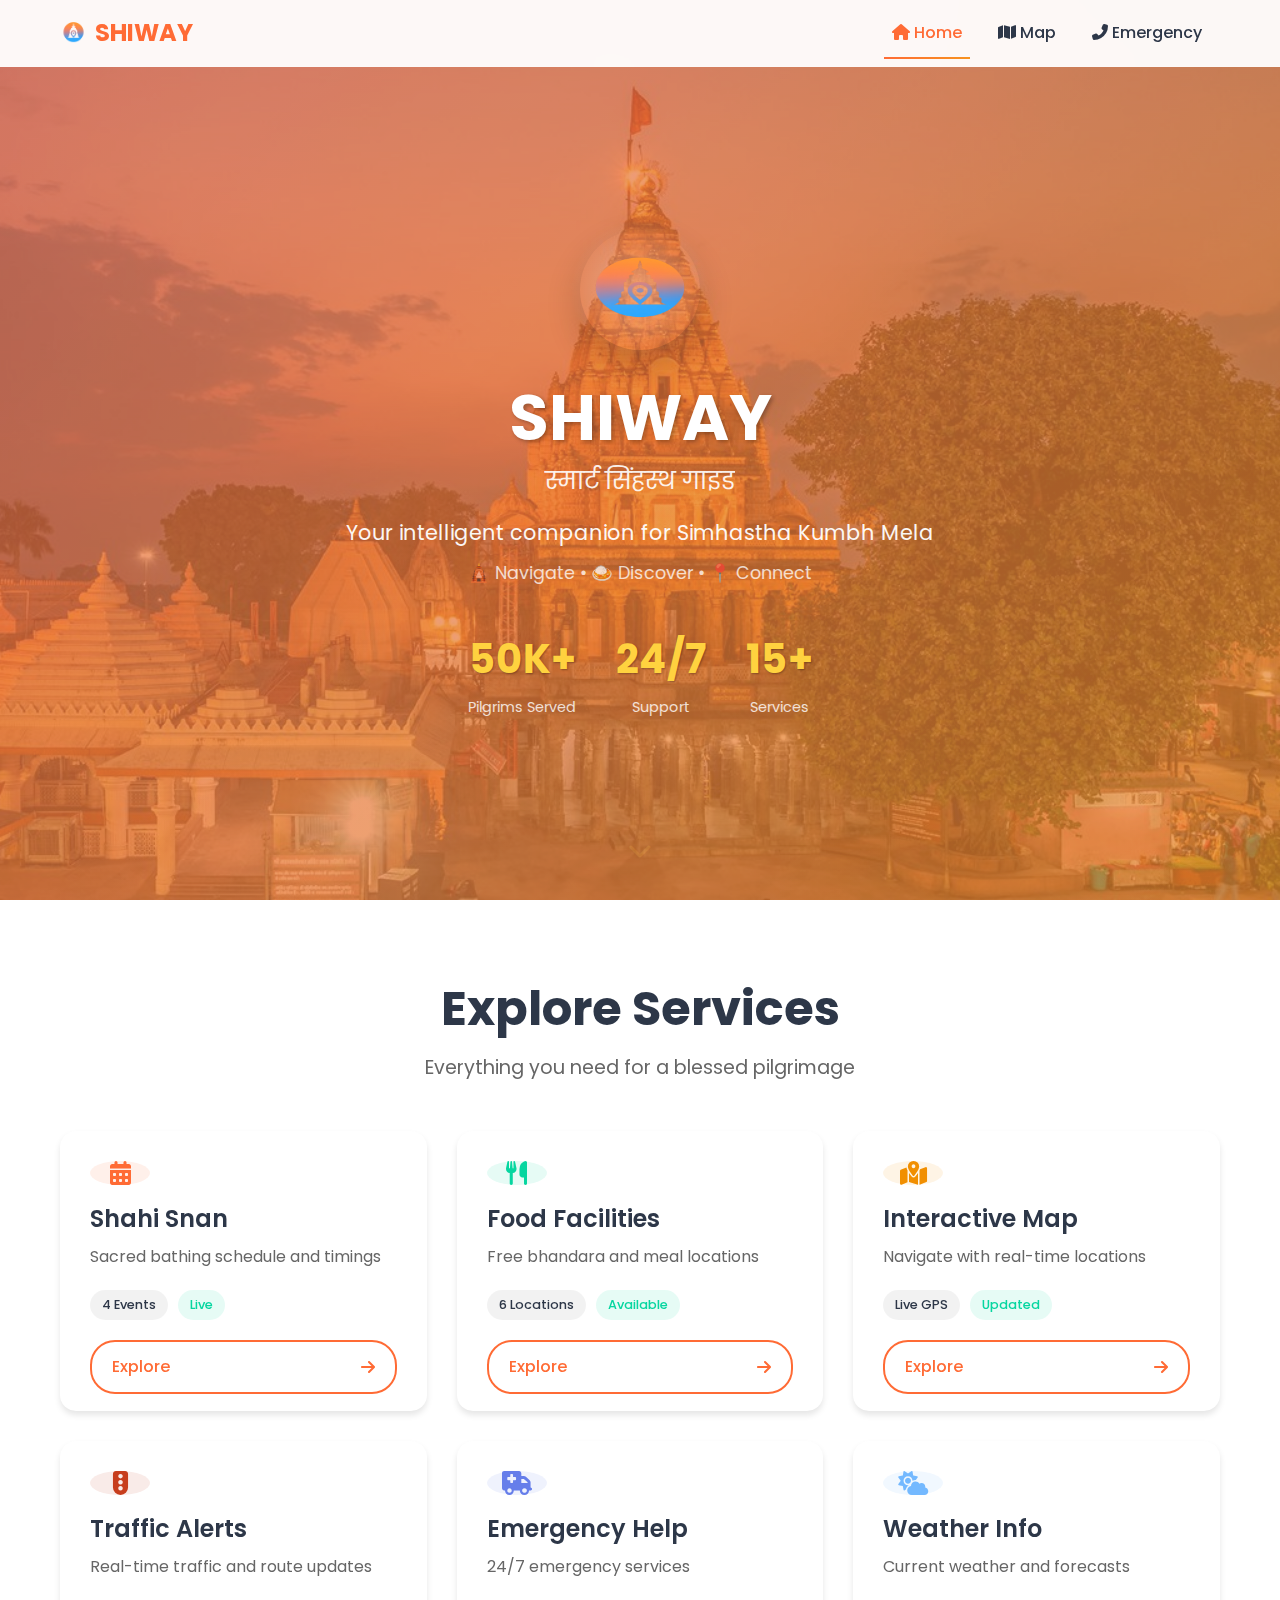
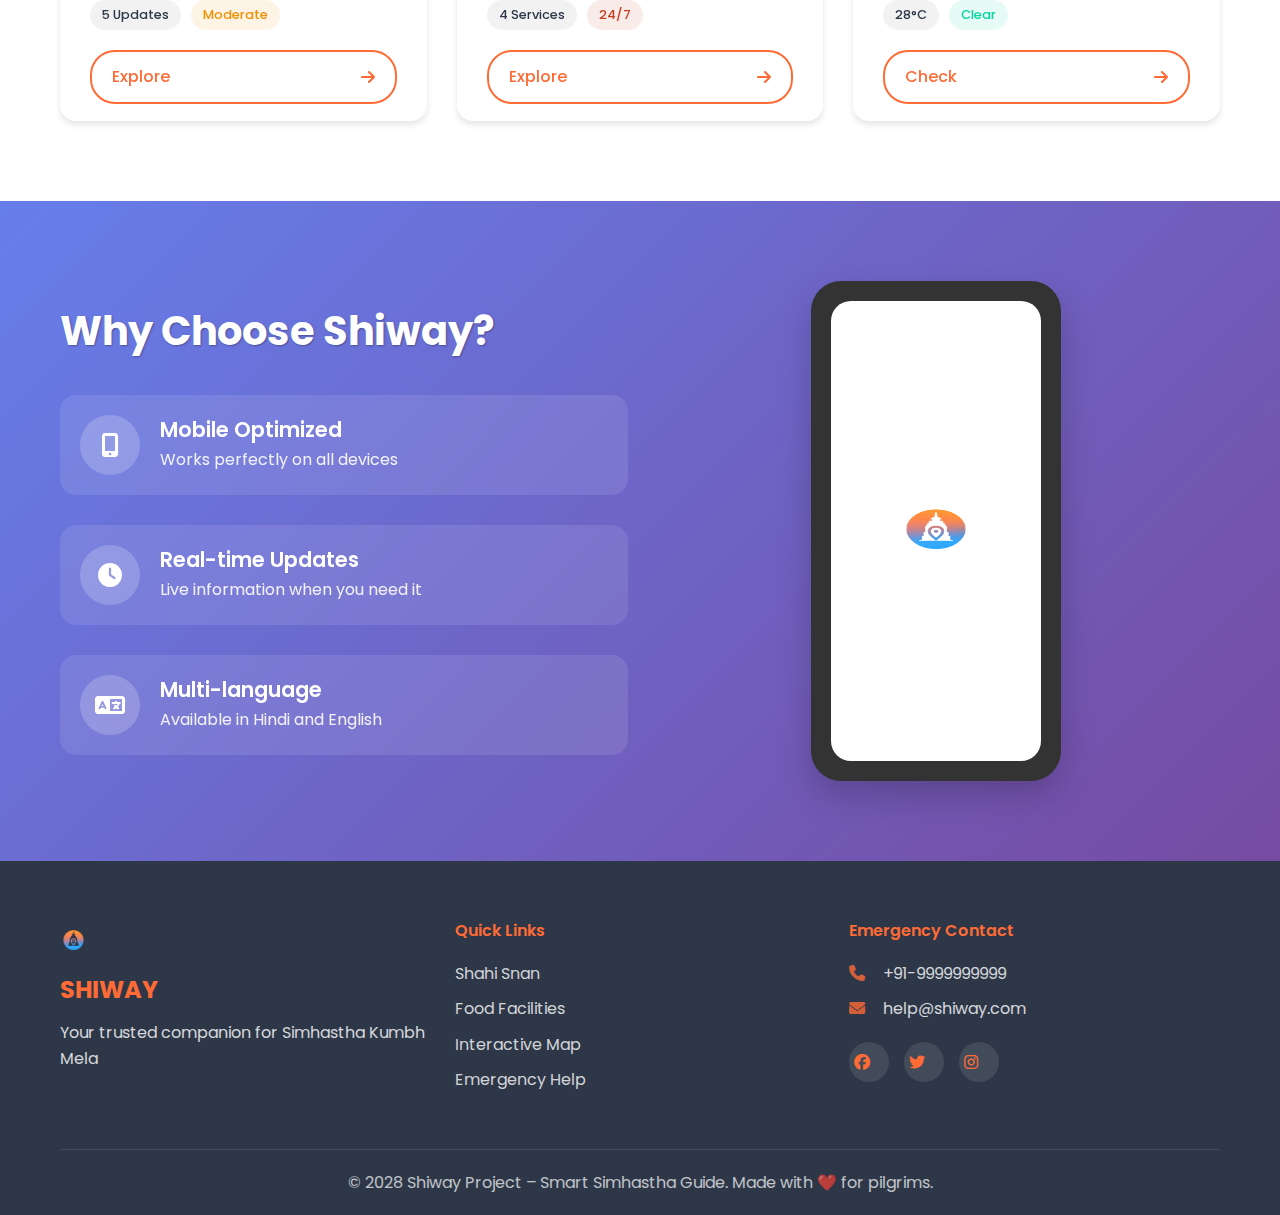
<file: index.html>
<!DOCTYPE html>
<html lang="en">
<head>
<meta charset="UTF-8" />
<meta name="viewport" content="width=device-width, initial-scale=1.0"/>
<title>Shiway – Smart Simhastha Guide</title>
<link href="https://cdn.jsdelivr.net/npm/bootstrap@5.3.0/dist/css/bootstrap.min.css" rel="stylesheet">
<link href="https://cdnjs.cloudflare.com/ajax/libs/font-awesome/6.4.0/css/all.min.css" rel="stylesheet">
<link href="https://fonts.googleapis.com/css2?family=Poppins:wght@300;400;500;600;700&display=swap" rel="stylesheet">
<link rel="stylesheet" href="style.css">
</head>
<body>

<!-- Navigation Bar -->
<nav class="navbar navbar-expand-lg navbar-dark fixed-top">
    <div class="container">
        <a class="navbar-brand d-flex align-items-center" href="index.html">
            <img src="assets/logo.png" alt="Shiway Logo" height="40" class="me-2" />
            <span class="fw-bold">SHIWAY</span>
        </a>
        <button class="navbar-toggler" type="button" data-bs-toggle="collapse" data-bs-target="#navbarNav">
            <span class="navbar-toggler-icon"></span>
        </button>
        <div class="collapse navbar-collapse" id="navbarNav">
            <ul class="navbar-nav ms-auto">
                <li class="nav-item">
                    <a class="nav-link active" href="index.html"><i class="fas fa-home me-1"></i>Home</a>
                </li>
                <li class="nav-item">
                    <a class="nav-link" href="map.html"><i class="fas fa-map me-1"></i>Map</a>
                </li>
                <li class="nav-item">
                    <a class="nav-link" href="emergency.html"><i class="fas fa-phone-alt me-1"></i>Emergency</a>
                </li>
            </ul>
        </div>
    </div>
</nav>

<!-- Hero Section -->
<div class="hero-section">
    <div class="hero-background"></div>
    <div class="hero-content">
        <div class="container text-center">
            <div class="hero-logo-container">
                <img src="assets/logo.png" alt="Shiway Logo" class="hero-logo" />
                <div class="logo-glow"></div>
            </div>
            <h1 class="hero-title">
                <span class="title-main">SHIWAY</span>
                <span class="title-subtitle">स्मार्ट सिंहस्थ गाइड</span>
            </h1>
            <p class="hero-description">
                Your intelligent companion for Simhastha Kumbh Mela
                <br><span class="hero-tagline">🛕 Navigate • 🍛 Discover • 📍 Connect</span>
            </p>
            <div class="hero-stats">
                <div class="stat-item">
                    <div class="stat-number" id="visitorCount">50K+</div>
                    <div class="stat-label">Pilgrims Served</div>
                </div>
                <div class="stat-item">
                    <div class="stat-number">24/7</div>
                    <div class="stat-label">Support</div>
                </div>
                <div class="stat-item">
                    <div class="stat-number">15+</div>
                    <div class="stat-label">Services</div>
                </div>
            </div>
        </div>
    </div>
    <div class="scroll-indicator">
        <i class="fas fa-chevron-down"></i>
    </div>
</div>

<!-- Quick Actions Section -->
<div class="quick-actions-section">
    <div class="container">
        <div class="section-header text-center mb-5">
            <h2 class="section-title">Explore Services</h2>
            <p class="section-subtitle">Everything you need for a blessed pilgrimage</p>
        </div>

        <div class="services-grid">
            <!-- Shahi Snan Card -->
            <div class="service-card" data-service="shahi-snan">
                <div class="card-background"></div>
                <div class="card-content">
                    <div class="card-icon">
                        <i class="fas fa-calendar-alt"></i>
                    </div>
                    <h3 class="card-title">Shahi Snan</h3>
                    <p class="card-description">Sacred bathing schedule and timings</p>
                    <div class="card-stats">
                        <span class="stat-badge">4 Events</span>
                        <span class="status-badge active">Live</span>
                    </div>
                    <div class="card-footer">
                        <a href="shahi-snan.html" class="btn-explore">
                            <span>Explore</span>
                            <i class="fas fa-arrow-right"></i>
                        </a>
                    </div>
                </div>
            </div>

            <!-- Food Facilities Card -->
            <div class="service-card" data-service="food">
                <div class="card-background"></div>
                <div class="card-content">
                    <div class="card-icon">
                        <i class="fas fa-utensils"></i>
                    </div>
                    <h3 class="card-title">Food Facilities</h3>
                    <p class="card-description">Free bhandara and meal locations</p>
                    <div class="card-stats">
                        <span class="stat-badge">6 Locations</span>
                        <span class="status-badge available">Available</span>
                    </div>
                    <div class="card-footer">
                        <a href="food-stations.html" class="btn-explore">
                            <span>Explore</span>
                            <i class="fas fa-arrow-right"></i>
                        </a>
                    </div>
                </div>
            </div>

            <!-- Interactive Map Card -->
            <div class="service-card" data-service="map">
                <div class="card-background"></div>
                <div class="card-content">
                    <div class="card-icon">
                        <i class="fas fa-map-marked-alt"></i>
                    </div>
                    <h3 class="card-title">Interactive Map</h3>
                    <p class="card-description">Navigate with real-time locations</p>
                    <div class="card-stats">
                        <span class="stat-badge">Live GPS</span>
                        <span class="status-badge active">Updated</span>
                    </div>
                    <div class="card-footer">
                        <a href="map.html" class="btn-explore">
                            <span>Explore</span>
                            <i class="fas fa-arrow-right"></i>
                        </a>
                    </div>
                </div>
            </div>

            <!-- Traffic Alerts Card -->
            <div class="service-card" data-service="traffic">
                <div class="card-background"></div>
                <div class="card-content">
                    <div class="card-icon">
                        <i class="fas fa-traffic-light"></i>
                    </div>
                    <h3 class="card-title">Traffic Alerts</h3>
                    <p class="card-description">Real-time traffic and route updates</p>
                    <div class="card-stats">
                        <span class="stat-badge">5 Updates</span>
                        <span class="status-badge warning">Moderate</span>
                    </div>
                    <div class="card-footer">
                        <a href="traffic.html" class="btn-explore">
                            <span>Explore</span>
                            <i class="fas fa-arrow-right"></i>
                        </a>
                    </div>
                </div>
            </div>

            <!-- Emergency Help Card -->
            <div class="service-card" data-service="emergency">
                <div class="card-background"></div>
                <div class="card-content">
                    <div class="card-icon">
                        <i class="fas fa-ambulance"></i>
                    </div>
                    <h3 class="card-title">Emergency Help</h3>
                    <p class="card-description">24/7 emergency services</p>
                    <div class="card-stats">
                        <span class="stat-badge">4 Services</span>
                        <span class="status-badge emergency">24/7</span>
                    </div>
                    <div class="card-footer">
                        <a href="emergency.html" class="btn-explore">
                            <span>Explore</span>
                            <i class="fas fa-arrow-right"></i>
                        </a>
                    </div>
                </div>
            </div>

            <!-- Weather Card -->
            <div class="service-card" data-service="weather">
                <div class="card-background"></div>
                <div class="card-content">
                    <div class="card-icon">
                        <i class="fas fa-cloud-sun"></i>
                    </div>
                    <h3 class="card-title">Weather Info</h3>
                    <p class="card-description">Current weather and forecasts</p>
                    <div class="card-stats">
                        <span class="stat-badge">28°C</span>
                        <span class="status-badge good">Clear</span>
                    </div>
                    <div class="card-footer">
                        <button class="btn-explore" onclick="showWeather()">
                            <span>Check</span>
                            <i class="fas fa-arrow-right"></i>
                        </button>
                    </div>
                </div>
            </div>
        </div>
    </div>
</div>

<!-- Features Section -->
<div class="features-section">
    <div class="container">
        <div class="row align-items-center">
            <div class="col-lg-6">
                <div class="features-content">
                    <h2 class="features-title">Why Choose Shiway?</h2>
                    <div class="feature-list">
                        <div class="feature-item">
                            <div class="feature-icon">
                                <i class="fas fa-mobile-alt"></i>
                            </div>
                            <div class="feature-text">
                                <h4>Mobile Optimized</h4>
                                <p>Works perfectly on all devices</p>
                            </div>
                        </div>
                        <div class="feature-item">
                            <div class="feature-icon">
                                <i class="fas fa-clock"></i>
                            </div>
                            <div class="feature-text">
                                <h4>Real-time Updates</h4>
                                <p>Live information when you need it</p>
                            </div>
                        </div>
                        <div class="feature-item">
                            <div class="feature-icon">
                                <i class="fas fa-language"></i>
                            </div>
                            <div class="feature-text">
                                <h4>Multi-language</h4>
                                <p>Available in Hindi and English</p>
                            </div>
                        </div>
                    </div>
                </div>
            </div>
            <div class="col-lg-6">
                <div class="features-image">
                    <div class="phone-mockup">
                        <div class="phone-screen">
                            <img src="assets/logo.png" alt="App Preview" />
                        </div>
                    </div>
                </div>
            </div>
        </div>
    </div>
</div>

<!-- Footer -->
<footer class="footer">
    <div class="container">
        <div class="row">
            <div class="col-lg-4">
                <div class="footer-brand">
                    <img src="assets/logo.png" alt="Shiway Logo" height="40" />
                    <h5>SHIWAY</h5>
                    <p>Your trusted companion for Simhastha Kumbh Mela</p>
                </div>
            </div>
            <div class="col-lg-4">
                <div class="footer-links">
                    <h6>Quick Links</h6>
                    <ul>
                        <li><a href="shahi-snan.html">Shahi Snan</a></li>
                        <li><a href="food-stations.html">Food Facilities</a></li>
                        <li><a href="map.html">Interactive Map</a></li>
                        <li><a href="emergency.html">Emergency Help</a></li>
                    </ul>
                </div>
            </div>
            <div class="col-lg-4">
                <div class="footer-contact">
                    <h6>Emergency Contact</h6>
                    <p><i class="fas fa-phone"></i> +91-9999999999</p>
                    <p><i class="fas fa-envelope"></i> help@shiway.com</p>
                    <div class="social-links">
                        <a href="#"><i class="fab fa-facebook"></i></a>
                        <a href="#"><i class="fab fa-twitter"></i></a>
                        <a href="#"><i class="fab fa-instagram"></i></a>
                    </div>
                </div>
            </div>
        </div>
        <div class="footer-bottom">
            <p>&copy; 2028 Shiway Project – Smart Simhastha Guide. Made with ❤️ for pilgrims.</p>
        </div>
    </div>
</footer>

<!-- Weather Modal -->
<div class="modal fade" id="weatherModal" tabindex="-1">
    <div class="modal-dialog modal-dialog-centered">
        <div class="modal-content">
            <div class="modal-header">
                <h5 class="modal-title">Weather Information</h5>
                <button type="button" class="btn-close" data-bs-dismiss="modal"></button>
            </div>
            <div class="modal-body">
                <div class="weather-info">
                    <div class="weather-current">
                        <div class="weather-icon">
                            <i class="fas fa-sun"></i>
                        </div>
                        <div class="weather-temp">28°C</div>
                        <div class="weather-desc">Clear Sky</div>
                    </div>
                    <div class="weather-details">
                        <div class="weather-detail">
                            <span>Humidity</span>
                            <span>65%</span>
                        </div>
                        <div class="weather-detail">
                            <span>Wind Speed</span>
                            <span>12 km/h</span>
                        </div>
                        <div class="weather-detail">
                            <span>Visibility</span>
                            <span>10 km</span>
                        </div>
                    </div>
                </div>
            </div>
        </div>
    </div>
</div>

<script src="https://cdn.jsdelivr.net/npm/bootstrap@5.3.0/dist/js/bootstrap.bundle.min.js"></script>
<script src="data.js"></script>
<script src="script.js"></script>
</body>
</html>
</file>
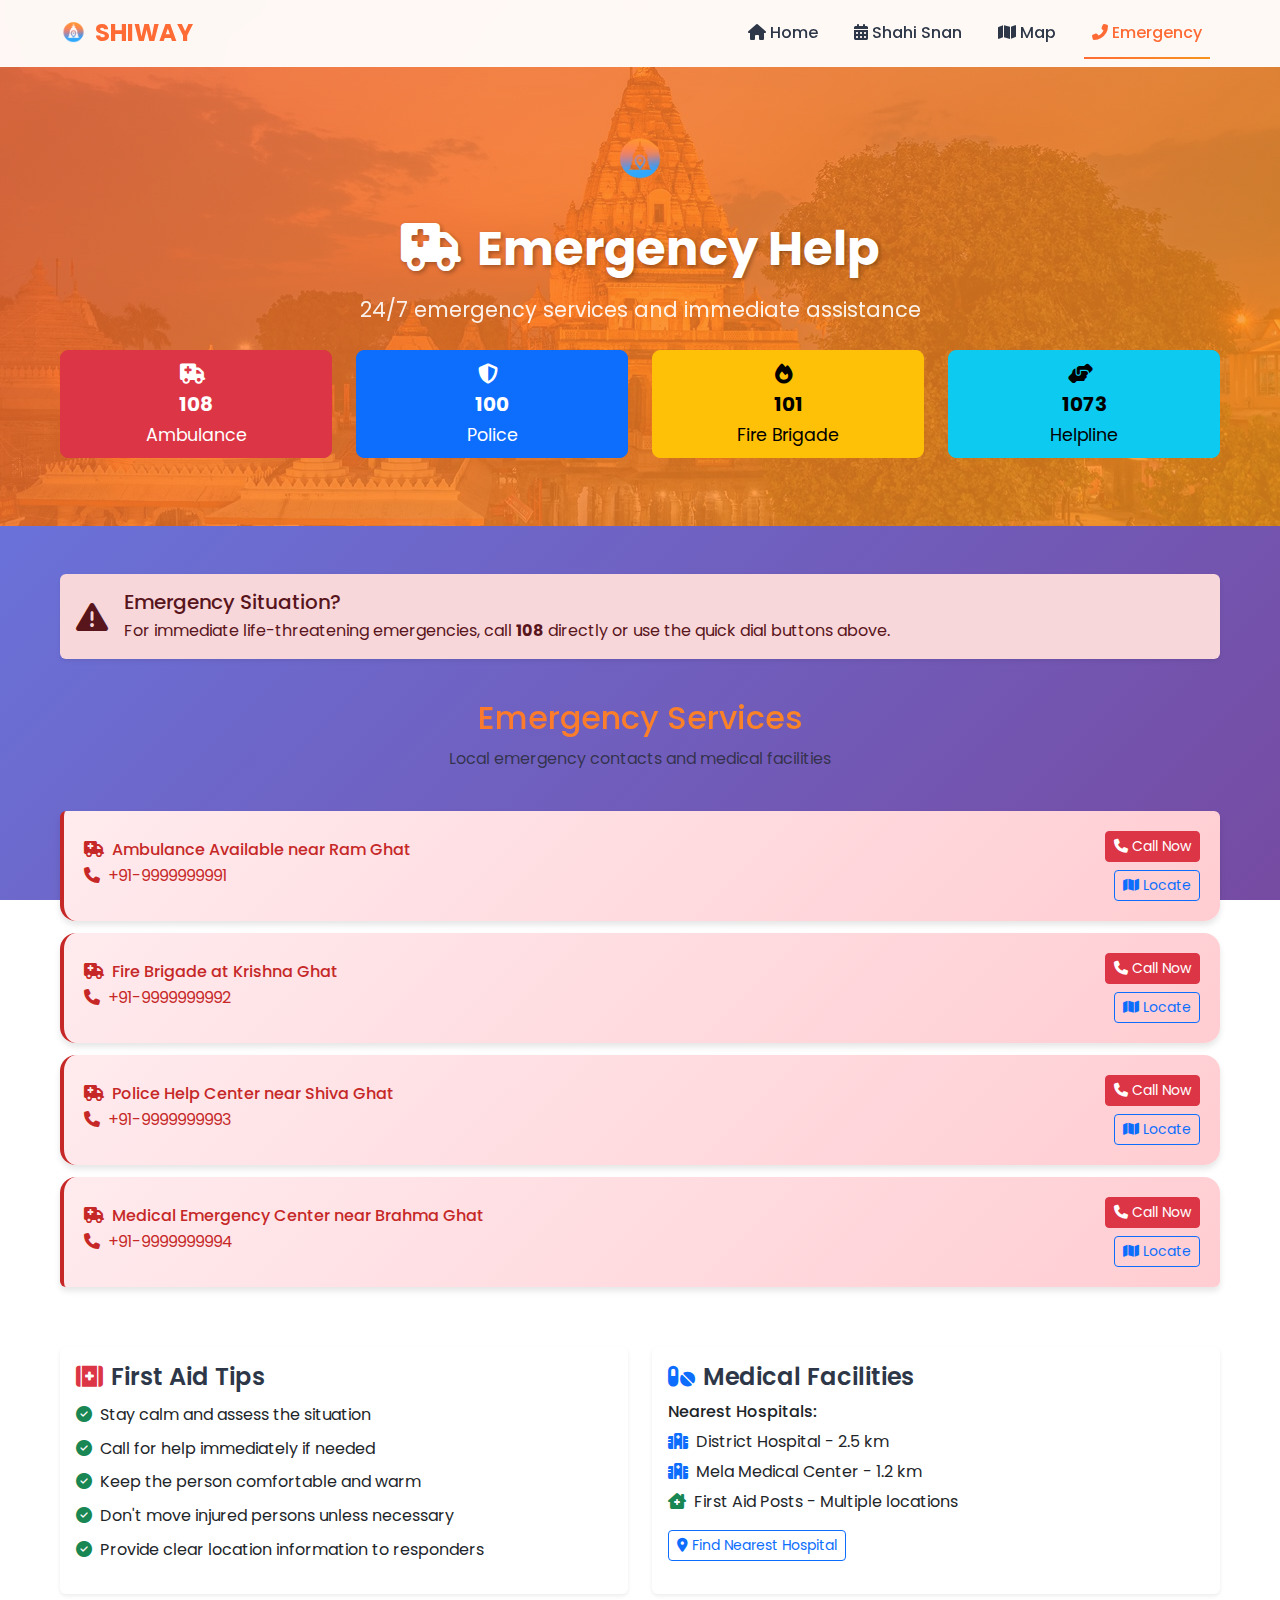
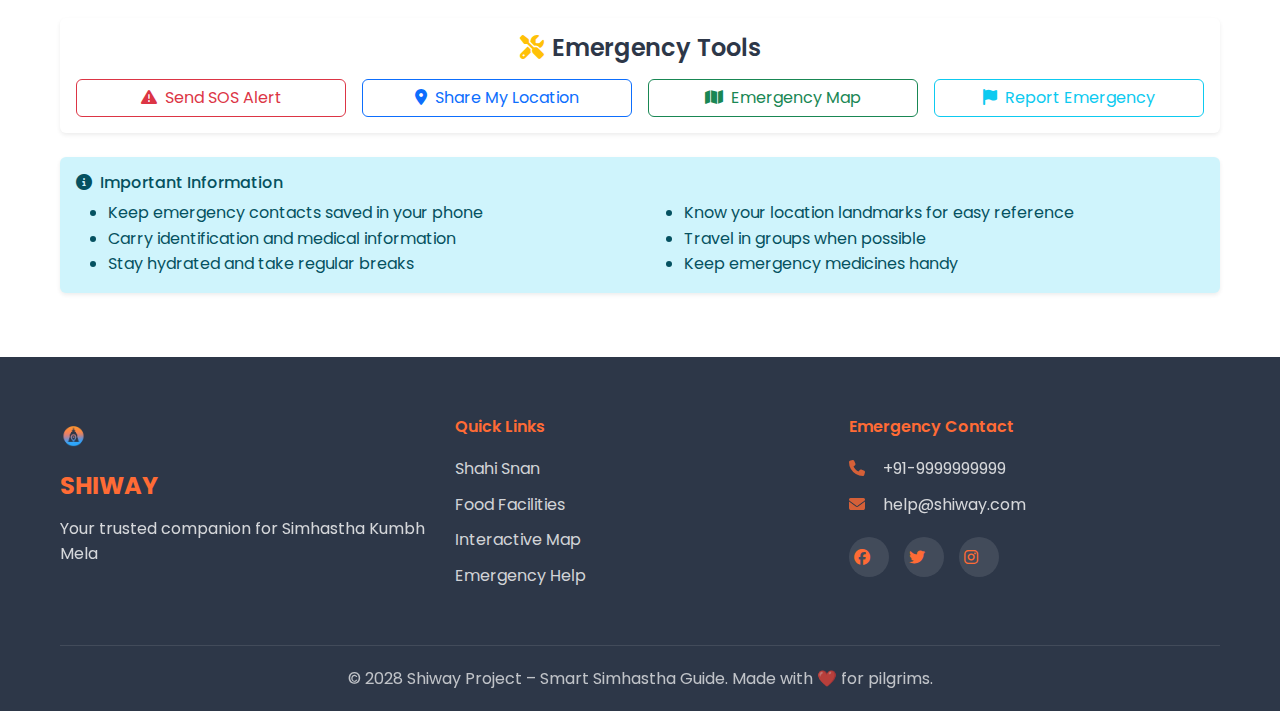
<file: emergency.html>
<!DOCTYPE html>
<html lang="en">
<head>
<meta charset="UTF-8" />
<meta name="viewport" content="width=device-width, initial-scale=1.0"/>
<title>Emergency Help – Shiway</title>
<link href="https://cdn.jsdelivr.net/npm/bootstrap@5.3.0/dist/css/bootstrap.min.css" rel="stylesheet">
<link href="https://cdnjs.cloudflare.com/ajax/libs/font-awesome/6.4.0/css/all.min.css" rel="stylesheet">
<link href="https://fonts.googleapis.com/css2?family=Poppins:wght@300;400;500;600;700&display=swap" rel="stylesheet">
<link rel="stylesheet" href="style.css">
</head>
<body>

<!-- Navigation Bar -->
<nav class="navbar navbar-expand-lg navbar-dark fixed-top">
    <div class="container">
        <a class="navbar-brand d-flex align-items-center" href="index.html">
            <img src="assets/logo.png" alt="Shiway Logo" height="40" class="me-2" />
            <span class="fw-bold">SHIWAY</span>
        </a>
        <button class="navbar-toggler" type="button" data-bs-toggle="collapse" data-bs-target="#navbarNav">
            <span class="navbar-toggler-icon"></span>
        </button>
        <div class="collapse navbar-collapse" id="navbarNav">
            <ul class="navbar-nav ms-auto">
                <li class="nav-item">
                    <a class="nav-link" href="index.html"><i class="fas fa-home me-1"></i>Home</a>
                </li>
                <li class="nav-item">
                    <a class="nav-link" href="shahi-snan.html"><i class="fas fa-calendar-alt me-1"></i>Shahi Snan</a>
                </li>
                <li class="nav-item">
                    <a class="nav-link" href="map.html"><i class="fas fa-map me-1"></i>Map</a>
                </li>
                <li class="nav-item">
                    <a class="nav-link active" href="emergency.html"><i class="fas fa-phone-alt me-1"></i>Emergency</a>
                </li>
            </ul>
        </div>
    </div>
</nav>

<!-- Page Hero -->
<div class="page-hero">
    <div class="container">
        <img src="assets/logo.png" alt="Shiway Logo" />
        <h1><i class="fas fa-ambulance me-3"></i>Emergency Help</h1>
        <p>24/7 emergency services and immediate assistance</p>

        <!-- Emergency Quick Actions -->
        <div class="row mt-4">
            <div class="col-md-3">
                <a href="tel:108" class="btn btn-danger btn-lg w-100 mb-2">
                    <i class="fas fa-ambulance me-2"></i>
                    <div>
                        <div class="fw-bold">108</div>
                        <small>Ambulance</small>
                    </div>
                </a>
            </div>
            <div class="col-md-3">
                <a href="tel:100" class="btn btn-primary btn-lg w-100 mb-2">
                    <i class="fas fa-shield-alt me-2"></i>
                    <div>
                        <div class="fw-bold">100</div>
                        <small>Police</small>
                    </div>
                </a>
            </div>
            <div class="col-md-3">
                <a href="tel:101" class="btn btn-warning btn-lg w-100 mb-2">
                    <i class="fas fa-fire me-2"></i>
                    <div>
                        <div class="fw-bold">101</div>
                        <small>Fire Brigade</small>
                    </div>
                </a>
            </div>
            <div class="col-md-3">
                <a href="tel:1073" class="btn btn-info btn-lg w-100 mb-2">
                    <i class="fas fa-hands-helping me-2"></i>
                    <div>
                        <div class="fw-bold">1073</div>
                        <small>Helpline</small>
                    </div>
                </a>
            </div>
        </div>
    </div>
</div>

<!-- Main Content -->
<div class="container mt-5 mb-5">
    <!-- Emergency Alert -->
    <div class="row mb-4">
        <div class="col-12">
            <div class="alert alert-danger border-0 shadow-sm">
                <div class="d-flex align-items-center">
                    <i class="fas fa-exclamation-triangle fa-2x me-3"></i>
                    <div>
                        <h5 class="alert-heading mb-1">Emergency Situation?</h5>
                        <p class="mb-0">For immediate life-threatening emergencies, call <strong>108</strong> directly or use the quick dial buttons above.</p>
                    </div>
                </div>
            </div>
        </div>
    </div>

    <!-- Page Header -->
    <div class="row mb-4">
        <div class="col-12">
            <div class="text-center">
                <h2 class="text-gradient mb-2">Emergency Services</h2>
                <p class="text-muted">Local emergency contacts and medical facilities</p>
            </div>
        </div>
    </div>

    <!-- Emergency Services List -->
    <div class="row">
        <div class="col-12">
            <ul class="list-group" id="emergencyContainer">
                <li class="list-group-item d-flex justify-content-center align-items-center" style="min-height: 200px;">
                    <div class="text-center">
                        <div class="loading-spinner mb-3"></div>
                        <p class="text-muted">Loading emergency services...</p>
                    </div>
                </li>
            </ul>
        </div>
    </div>

    <!-- Medical Information -->
    <div class="row mt-5">
        <div class="col-md-6">
            <div class="card border-0 shadow-sm h-100">
                <div class="card-body">
                    <h5 class="card-title">
                        <i class="fas fa-first-aid me-2 text-danger"></i>First Aid Tips
                    </h5>
                    <ul class="list-unstyled">
                        <li class="mb-2"><i class="fas fa-check-circle text-success me-2"></i>Stay calm and assess the situation</li>
                        <li class="mb-2"><i class="fas fa-check-circle text-success me-2"></i>Call for help immediately if needed</li>
                        <li class="mb-2"><i class="fas fa-check-circle text-success me-2"></i>Keep the person comfortable and warm</li>
                        <li class="mb-2"><i class="fas fa-check-circle text-success me-2"></i>Don't move injured persons unless necessary</li>
                        <li class="mb-0"><i class="fas fa-check-circle text-success me-2"></i>Provide clear location information to responders</li>
                    </ul>
                </div>
            </div>
        </div>
        <div class="col-md-6">
            <div class="card border-0 shadow-sm h-100">
                <div class="card-body">
                    <h5 class="card-title">
                        <i class="fas fa-pills me-2 text-primary"></i>Medical Facilities
                    </h5>
                    <div class="mb-3">
                        <h6>Nearest Hospitals:</h6>
                        <ul class="list-unstyled">
                            <li class="mb-1"><i class="fas fa-hospital me-2 text-primary"></i>District Hospital - 2.5 km</li>
                            <li class="mb-1"><i class="fas fa-hospital me-2 text-primary"></i>Mela Medical Center - 1.2 km</li>
                            <li class="mb-1"><i class="fas fa-clinic-medical me-2 text-success"></i>First Aid Posts - Multiple locations</li>
                        </ul>
                    </div>
                    <button class="btn btn-outline-primary btn-sm" onclick="findNearestHospital()">
                        <i class="fas fa-map-marker-alt me-1"></i>Find Nearest Hospital
                    </button>
                </div>
            </div>
        </div>
    </div>

    <!-- Quick Actions -->
    <div class="row mt-4">
        <div class="col-12">
            <div class="card border-0 shadow-sm">
                <div class="card-body text-center">
                    <h5 class="card-title mb-3">
                        <i class="fas fa-tools me-2 text-warning"></i>Emergency Tools
                    </h5>
                    <div class="row g-3">
                        <div class="col-md-3">
                            <button class="btn btn-outline-danger w-100" onclick="sendSOSAlert()">
                                <i class="fas fa-exclamation-triangle me-2"></i>Send SOS Alert
                            </button>
                        </div>
                        <div class="col-md-3">
                            <button class="btn btn-outline-primary w-100" onclick="shareLocation()">
                                <i class="fas fa-map-marker-alt me-2"></i>Share My Location
                            </button>
                        </div>
                        <div class="col-md-3">
                            <a href="map.html" class="btn btn-outline-success w-100">
                                <i class="fas fa-map me-2"></i>Emergency Map
                            </a>
                        </div>
                        <div class="col-md-3">
                            <button class="btn btn-outline-info w-100" onclick="reportEmergency()">
                                <i class="fas fa-flag me-2"></i>Report Emergency
                            </button>
                        </div>
                    </div>
                </div>
            </div>
        </div>
    </div>

    <!-- Important Information -->
    <div class="row mt-4">
        <div class="col-12">
            <div class="alert alert-info border-0 shadow-sm">
                <h6 class="alert-heading">
                    <i class="fas fa-info-circle me-2"></i>Important Information
                </h6>
                <div class="row">
                    <div class="col-md-6">
                        <ul class="mb-0">
                            <li>Keep emergency contacts saved in your phone</li>
                            <li>Carry identification and medical information</li>
                            <li>Stay hydrated and take regular breaks</li>
                        </ul>
                    </div>
                    <div class="col-md-6">
                        <ul class="mb-0">
                            <li>Know your location landmarks for easy reference</li>
                            <li>Travel in groups when possible</li>
                            <li>Keep emergency medicines handy</li>
                        </ul>
                    </div>
                </div>
            </div>
        </div>
    </div>
</div>

<!-- Footer -->
<footer class="footer">
    <div class="container">
        <div class="row">
            <div class="col-lg-4">
                <div class="footer-brand">
                    <img src="assets/logo.png" alt="Shiway Logo" height="40" />
                    <h5>SHIWAY</h5>
                    <p>Your trusted companion for Simhastha Kumbh Mela</p>
                </div>
            </div>
            <div class="col-lg-4">
                <div class="footer-links">
                    <h6>Quick Links</h6>
                    <ul>
                        <li><a href="shahi-snan.html">Shahi Snan</a></li>
                        <li><a href="food-stations.html">Food Facilities</a></li>
                        <li><a href="map.html">Interactive Map</a></li>
                        <li><a href="emergency.html">Emergency Help</a></li>
                    </ul>
                </div>
            </div>
            <div class="col-lg-4">
                <div class="footer-contact">
                    <h6>Emergency Contact</h6>
                    <p><i class="fas fa-phone"></i> +91-9999999999</p>
                    <p><i class="fas fa-envelope"></i> help@shiway.com</p>
                    <div class="social-links">
                        <a href="#"><i class="fab fa-facebook"></i></a>
                        <a href="#"><i class="fab fa-twitter"></i></a>
                        <a href="#"><i class="fab fa-instagram"></i></a>
                    </div>
                </div>
            </div>
        </div>
        <div class="footer-bottom">
            <p>&copy; 2028 Shiway Project – Smart Simhastha Guide. Made with ❤️ for pilgrims.</p>
        </div>
    </div>
</footer>

<script src="https://cdn.jsdelivr.net/npm/bootstrap@5.3.0/dist/js/bootstrap.bundle.min.js"></script>
<script src="data.js"></script>
<script src="script.js"></script>

<script>
// Enhanced emergency functionality
function sendSOSAlert() {
    if (navigator.geolocation) {
        navigator.geolocation.getCurrentPosition(position => {
            const lat = position.coords.latitude;
            const lng = position.coords.longitude;

            // In a real app, this would send the SOS to emergency services
            const sosMessage = `SOS Alert from Shiway App!\nLocation: ${lat}, ${lng}\nTime: ${new Date().toLocaleString()}`;

            if (navigator.share) {
                navigator.share({
                    title: 'SOS Alert - Shiway',
                    text: sosMessage
                });
            } else {
                // Fallback: copy to clipboard and show instructions
                navigator.clipboard.writeText(sosMessage).then(() => {
                    showNotification('SOS alert copied to clipboard. Share with emergency contacts!', 'warning');
                });
            }

            // Also show emergency numbers
            showEmergencyNumbers();
        }, () => {
            showNotification('Unable to get location. Please call 108 directly for emergencies.', 'error');
        });
    } else {
        showNotification('Geolocation not supported. Please call 108 directly.', 'error');
    }
}

function shareLocation() {
    if (navigator.geolocation) {
        navigator.geolocation.getCurrentPosition(position => {
            const lat = position.coords.latitude;
            const lng = position.coords.longitude;
            const locationUrl = `https://www.google.com/maps?q=${lat},${lng}`;

            if (navigator.share) {
                navigator.share({
                    title: 'My Location - Shiway',
                    text: `I'm here: ${locationUrl}`,
                    url: locationUrl
                });
            } else {
                navigator.clipboard.writeText(locationUrl).then(() => {
                    showNotification('Location link copied to clipboard!', 'success');
                });
            }
        });
    } else {
        showNotification('Unable to access location', 'error');
    }
}

function findNearestHospital() {
    if (navigator.geolocation) {
        navigator.geolocation.getCurrentPosition(position => {
            const lat = position.coords.latitude;
            const lng = position.coords.longitude;

            // Find nearest emergency service
            let nearest = null;
            let minDistance = Infinity;

            data.emergency.forEach(service => {
                const distance = calculateDistance(lat, lng, service.lat, service.lng);
                if (distance < minDistance) {
                    minDistance = distance;
                    nearest = service;
                }
            });

            if (nearest) {
                const url = `https://www.google.com/maps/dir/${lat},${lng}/${nearest.lat},${nearest.lng}`;
                window.open(url, '_blank');
                showNotification(`Nearest: ${nearest.info} (${minDistance.toFixed(1)} km away)`, 'success');
            }
        });
    } else {
        showNotification('Please enable location access', 'warning');
    }
}

function reportEmergency() {
    const reportModal = `
        <div class="modal fade" id="emergencyReportModal" tabindex="-1">
            <div class="modal-dialog">
                <div class="modal-content">
                    <div class="modal-header bg-danger text-white">
                        <h5 class="modal-title">Report Emergency</h5>
                        <button type="button" class="btn-close btn-close-white" data-bs-dismiss="modal"></button>
                    </div>
                    <div class="modal-body">
                        <div class="alert alert-warning">
                            <strong>Note:</strong> For immediate life-threatening emergencies, call 108 directly.
                        </div>
                        <form>
                            <div class="mb-3">
                                <label class="form-label">Emergency Type</label>
                                <select class="form-select">
                                    <option>Medical Emergency</option>
                                    <option>Fire</option>
                                    <option>Accident</option>
                                    <option>Missing Person</option>
                                    <option>Security Issue</option>
                                    <option>Other</option>
                                </select>
                            </div>
                            <div class="mb-3">
                                <label class="form-label">Location</label>
                                <input type="text" class="form-control" placeholder="Describe the location">
                            </div>
                            <div class="mb-3">
                                <label class="form-label">Description</label>
                                <textarea class="form-control" rows="3" placeholder="Describe the emergency"></textarea>
                            </div>
                            <div class="mb-3">
                                <label class="form-label">Your Contact</label>
                                <input type="tel" class="form-control" placeholder="Your phone number">
                            </div>
                        </form>
                    </div>
                    <div class="modal-footer">
                        <button type="button" class="btn btn-secondary" data-bs-dismiss="modal">Cancel</button>
                        <button type="button" class="btn btn-danger" onclick="submitEmergencyReport()">Submit Report</button>
                    </div>
                </div>
            </div>
        </div>
    `;

    document.body.insertAdjacentHTML('beforeend', reportModal);
    const modal = new bootstrap.Modal(document.getElementById('emergencyReportModal'));
    modal.show();
}

function submitEmergencyReport() {
    showNotification('Emergency report submitted. Authorities have been notified.', 'success');
    bootstrap.Modal.getInstance(document.getElementById('emergencyReportModal')).hide();
    document.getElementById('emergencyReportModal').remove();
}

function showEmergencyNumbers() {
    const numbersModal = `
        <div class="modal fade" id="emergencyNumbersModal" tabindex="-1">
            <div class="modal-dialog">
                <div class="modal-content">
                    <div class="modal-header bg-danger text-white">
                        <h5 class="modal-title">Emergency Numbers</h5>
                        <button type="button" class="btn-close btn-close-white" data-bs-dismiss="modal"></button>
                    </div>
                    <div class="modal-body">
                        <div class="row g-3">
                            <div class="col-6">
                                <a href="tel:108" class="btn btn-danger w-100">
                                    <i class="fas fa-ambulance me-2"></i>108<br><small>Ambulance</small>
                                </a>
                            </div>
                            <div class="col-6">
                                <a href="tel:100" class="btn btn-primary w-100">
                                    <i class="fas fa-shield-alt me-2"></i>100<br><small>Police</small>
                                </a>
                            </div>
                            <div class="col-6">
                                <a href="tel:101" class="btn btn-warning w-100">
                                    <i class="fas fa-fire me-2"></i>101<br><small>Fire</small>
                                </a>
                            </div>
                            <div class="col-6">
                                <a href="tel:1073" class="btn btn-info w-100">
                                    <i class="fas fa-hands-helping me-2"></i>1073<br><small>Helpline</small>
                                </a>
                            </div>
                        </div>
                    </div>
                </div>
            </div>
        </div>
    `;

    document.body.insertAdjacentHTML('beforeend', numbersModal);
    const modal = new bootstrap.Modal(document.getElementById('emergencyNumbersModal'));
    modal.show();
}
</script>
</body>
</html>
</file>
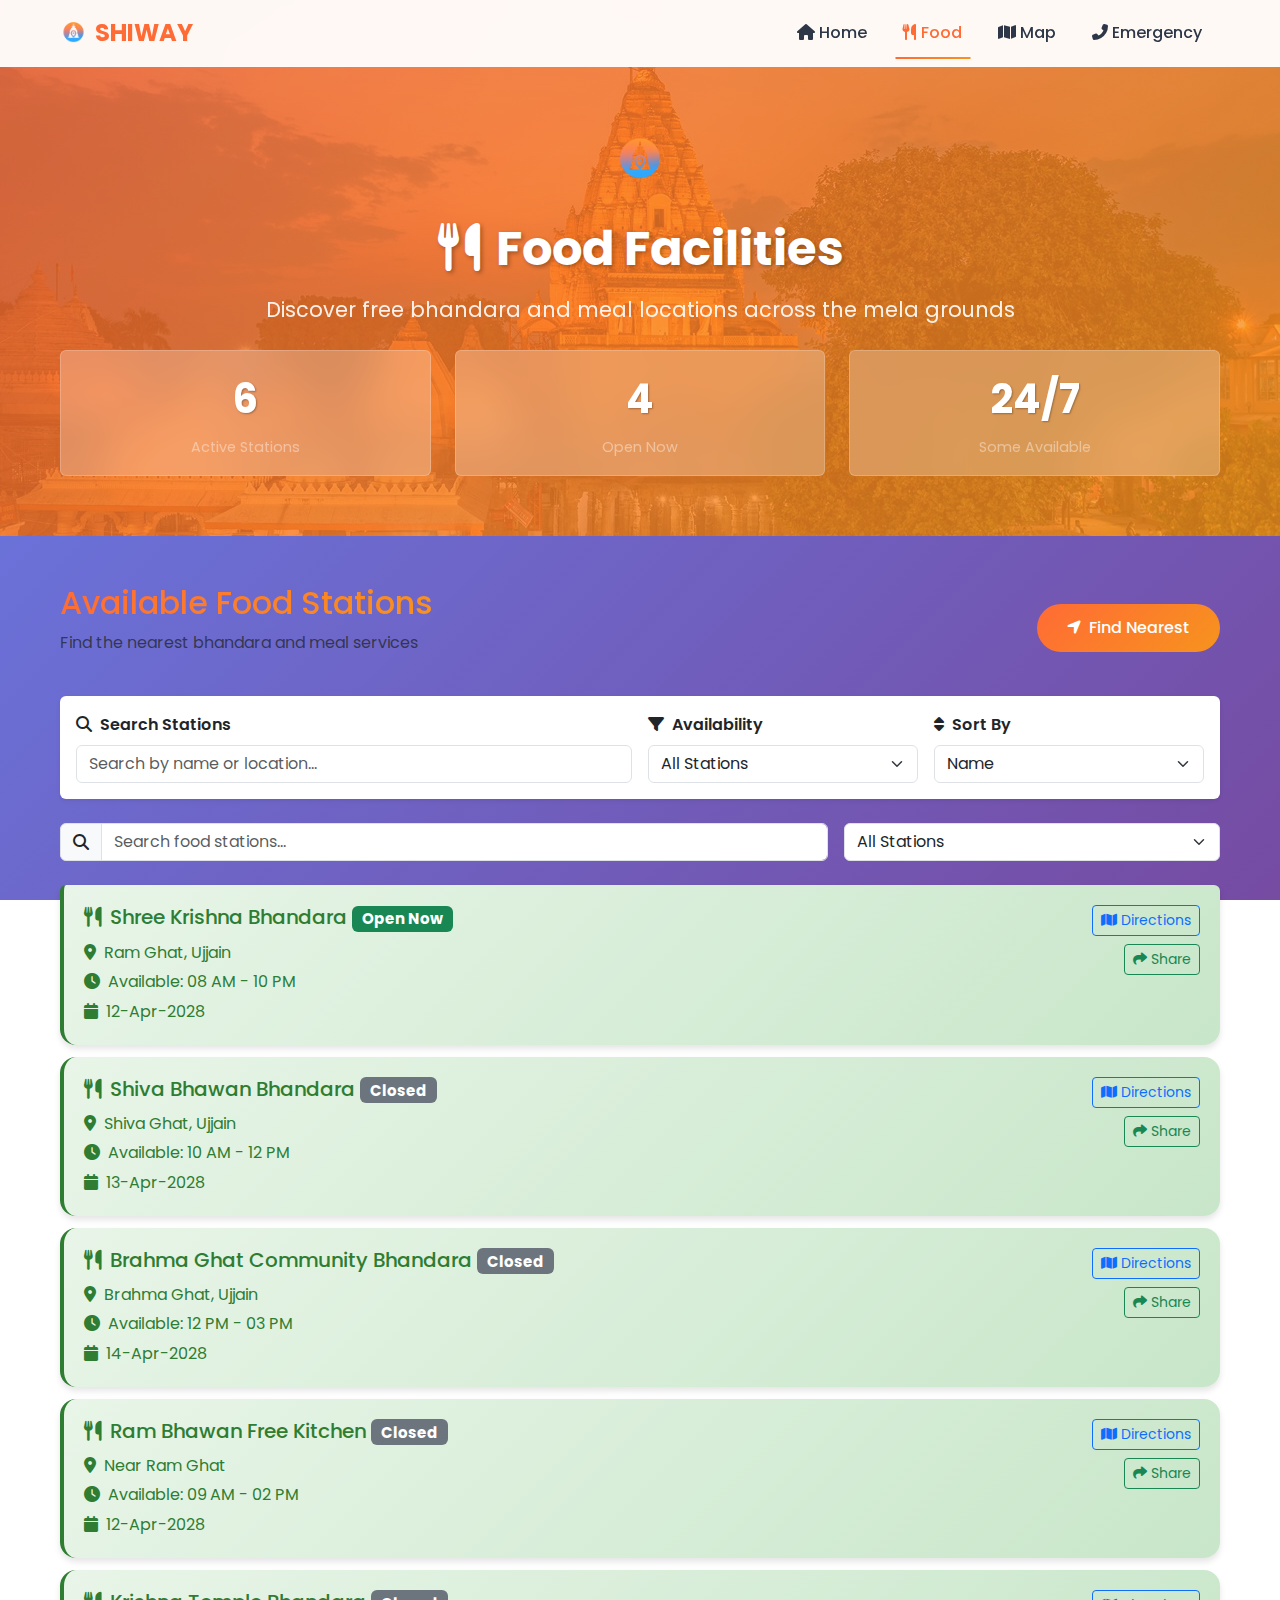
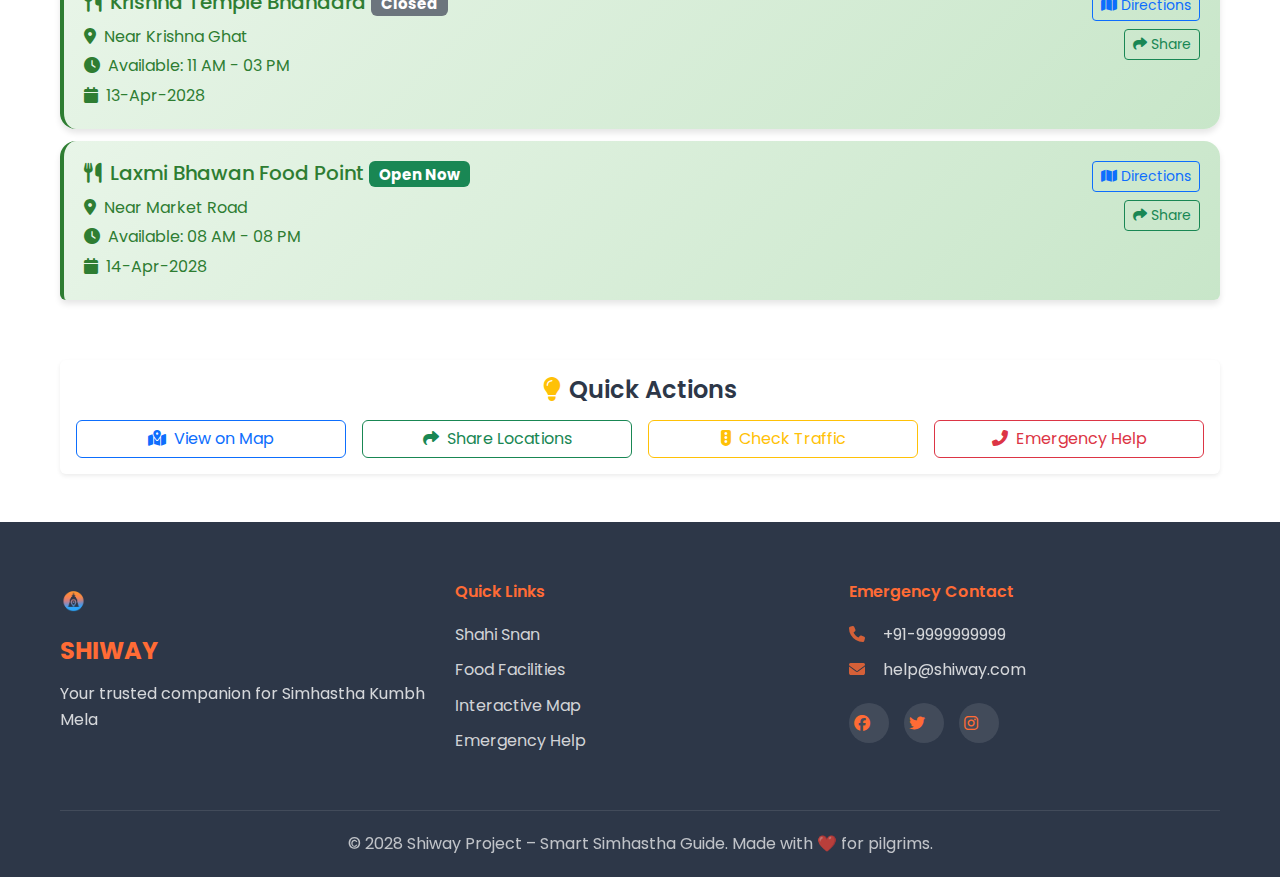
<file: food-stations.html>
<!DOCTYPE html>
<html lang="en">
<head>
<meta charset="UTF-8" />
<meta name="viewport" content="width=device-width, initial-scale=1.0"/>
<title>Food Facilities – Shiway</title>
<link href="https://cdn.jsdelivr.net/npm/bootstrap@5.3.0/dist/css/bootstrap.min.css" rel="stylesheet">
<link href="https://cdnjs.cloudflare.com/ajax/libs/font-awesome/6.4.0/css/all.min.css" rel="stylesheet">
<link href="https://fonts.googleapis.com/css2?family=Poppins:wght@300;400;500;600;700&display=swap" rel="stylesheet">
<link rel="stylesheet" href="style.css">
</head>
<body>

<!-- Navigation Bar -->
<nav class="navbar navbar-expand-lg navbar-dark fixed-top">
    <div class="container">
        <a class="navbar-brand d-flex align-items-center" href="index.html">
            <img src="assets/logo.png" alt="Shiway Logo" height="40" class="me-2" />
            <span class="fw-bold">SHIWAY</span>
        </a>
        <button class="navbar-toggler" type="button" data-bs-toggle="collapse" data-bs-target="#navbarNav">
            <span class="navbar-toggler-icon"></span>
        </button>
        <div class="collapse navbar-collapse" id="navbarNav">
            <ul class="navbar-nav ms-auto">
                <li class="nav-item">
                    <a class="nav-link" href="index.html"><i class="fas fa-home me-1"></i>Home</a>
                </li>
                <li class="nav-item">
                    <a class="nav-link active" href="food-stations.html"><i class="fas fa-utensils me-1"></i>Food</a>
                </li>
                <li class="nav-item">
                    <a class="nav-link" href="map.html"><i class="fas fa-map me-1"></i>Map</a>
                </li>
                <li class="nav-item">
                    <a class="nav-link" href="emergency.html"><i class="fas fa-phone-alt me-1"></i>Emergency</a>
                </li>
            </ul>
        </div>
    </div>
</nav>

<!-- Page Hero -->
<div class="page-hero">
    <div class="container">
        <img src="assets/logo.png" alt="Shiway Logo" />
        <h1><i class="fas fa-utensils me-3"></i>Food Facilities</h1>
        <p>Discover free bhandara and meal locations across the mela grounds</p>

        <!-- Quick Stats -->
        <div class="row mt-4">
            <div class="col-md-4">
                <div class="stat-card glass-effect text-center p-3 rounded">
                    <div class="stat-number text-white">6</div>
                    <div class="stat-label text-white-50">Active Stations</div>
                </div>
            </div>
            <div class="col-md-4">
                <div class="stat-card glass-effect text-center p-3 rounded">
                    <div class="stat-number text-white">4</div>
                    <div class="stat-label text-white-50">Open Now</div>
                </div>
            </div>
            <div class="col-md-4">
                <div class="stat-card glass-effect text-center p-3 rounded">
                    <div class="stat-number text-white">24/7</div>
                    <div class="stat-label text-white-50">Some Available</div>
                </div>
            </div>
        </div>
    </div>
</div>

<!-- Main Content -->
<div class="container mt-5 mb-5">
    <!-- Page Header -->
    <div class="row mb-4">
        <div class="col-12">
            <div class="d-flex justify-content-between align-items-center">
                <div>
                    <h2 class="text-gradient mb-2">Available Food Stations</h2>
                    <p class="text-muted">Find the nearest bhandara and meal services</p>
                </div>
                <div>
                    <button class="btn btn-primary-gradient" onclick="getCurrentLocation()">
                        <i class="fas fa-location-arrow me-2"></i>Find Nearest
                    </button>
                </div>
            </div>
        </div>
    </div>

    <!-- Search and Filter Section -->
    <div class="row mb-4">
        <div class="col-12">
            <div class="card border-0 shadow-sm">
                <div class="card-body">
                    <div class="row g-3">
                        <div class="col-md-6">
                            <label class="form-label fw-semibold">
                                <i class="fas fa-search me-2"></i>Search Stations
                            </label>
                            <input type="text" class="form-control" id="foodSearch"
                                   placeholder="Search by name or location...">
                        </div>
                        <div class="col-md-3">
                            <label class="form-label fw-semibold">
                                <i class="fas fa-filter me-2"></i>Availability
                            </label>
                            <select class="form-select" id="availabilityFilter">
                                <option value="all">All Stations</option>
                                <option value="open">Currently Open</option>
                                <option value="closed">Currently Closed</option>
                            </select>
                        </div>
                        <div class="col-md-3">
                            <label class="form-label fw-semibold">
                                <i class="fas fa-sort me-2"></i>Sort By
                            </label>
                            <select class="form-select" id="sortFilter">
                                <option value="name">Name</option>
                                <option value="distance">Distance</option>
                                <option value="availability">Availability</option>
                            </select>
                        </div>
                    </div>
                </div>
            </div>
        </div>
    </div>

    <!-- Food Stations List -->
    <div class="row">
        <div class="col-12">
            <ul class="list-group" id="foodContainer">
                <li class="list-group-item d-flex justify-content-center align-items-center" style="min-height: 200px;">
                    <div class="text-center">
                        <div class="loading-spinner mb-3"></div>
                        <p class="text-muted">Loading food stations...</p>
                    </div>
                </li>
            </ul>
        </div>
    </div>

    <!-- Quick Actions -->
    <div class="row mt-5">
        <div class="col-12">
            <div class="card border-0 shadow-sm">
                <div class="card-body text-center">
                    <h5 class="card-title mb-3">
                        <i class="fas fa-lightbulb me-2 text-warning"></i>Quick Actions
                    </h5>
                    <div class="row g-3">
                        <div class="col-md-3">
                            <a href="map.html" class="btn btn-outline-primary w-100">
                                <i class="fas fa-map-marked-alt me-2"></i>View on Map
                            </a>
                        </div>
                        <div class="col-md-3">
                            <button class="btn btn-outline-success w-100" onclick="shareAllLocations()">
                                <i class="fas fa-share me-2"></i>Share Locations
                            </button>
                        </div>
                        <div class="col-md-3">
                            <a href="traffic.html" class="btn btn-outline-warning w-100">
                                <i class="fas fa-traffic-light me-2"></i>Check Traffic
                            </a>
                        </div>
                        <div class="col-md-3">
                            <a href="emergency.html" class="btn btn-outline-danger w-100">
                                <i class="fas fa-phone-alt me-2"></i>Emergency Help
                            </a>
                        </div>
                    </div>
                </div>
            </div>
        </div>
    </div>
</div>

<!-- Footer -->
<footer class="footer">
    <div class="container">
        <div class="row">
            <div class="col-lg-4">
                <div class="footer-brand">
                    <img src="assets/logo.png" alt="Shiway Logo" height="40" />
                    <h5>SHIWAY</h5>
                    <p>Your trusted companion for Simhastha Kumbh Mela</p>
                </div>
            </div>
            <div class="col-lg-4">
                <div class="footer-links">
                    <h6>Quick Links</h6>
                    <ul>
                        <li><a href="shahi-snan.html">Shahi Snan</a></li>
                        <li><a href="food-stations.html">Food Facilities</a></li>
                        <li><a href="map.html">Interactive Map</a></li>
                        <li><a href="emergency.html">Emergency Help</a></li>
                    </ul>
                </div>
            </div>
            <div class="col-lg-4">
                <div class="footer-contact">
                    <h6>Emergency Contact</h6>
                    <p><i class="fas fa-phone"></i> +91-9999999999</p>
                    <p><i class="fas fa-envelope"></i> help@shiway.com</p>
                    <div class="social-links">
                        <a href="#"><i class="fab fa-facebook"></i></a>
                        <a href="#"><i class="fab fa-twitter"></i></a>
                        <a href="#"><i class="fab fa-instagram"></i></a>
                    </div>
                </div>
            </div>
        </div>
        <div class="footer-bottom">
            <p>&copy; 2028 Shiway Project – Smart Simhastha Guide. Made with ❤️ for pilgrims.</p>
        </div>
    </div>
</footer>

<script src="https://cdn.jsdelivr.net/npm/bootstrap@5.3.0/dist/js/bootstrap.bundle.min.js"></script>
<script src="data.js"></script>
<script src="script.js"></script>

<script>
// Additional functionality for food stations page
function shareAllLocations() {
    const locations = data.foodStations.map(station =>
        `${station.name}: https://www.google.com/maps?q=${station.lat},${station.lng}`
    ).join('\n');

    if (navigator.share) {
        navigator.share({
            title: 'Food Stations - Shiway',
            text: 'Check out these food stations:\n' + locations
        });
    } else {
        navigator.clipboard.writeText(locations).then(() => {
            showNotification('All food station locations copied to clipboard!');
        });
    }
}

// Sort functionality
document.addEventListener('DOMContentLoaded', () => {
    const sortFilter = document.getElementById('sortFilter');
    if (sortFilter) {
        sortFilter.addEventListener('change', sortFoodStations);
    }
});

function sortFoodStations() {
    const sortBy = document.getElementById('sortFilter')?.value || 'name';
    const container = document.getElementById('foodContainer');
    const items = Array.from(container.children);

    items.sort((a, b) => {
        switch (sortBy) {
            case 'name':
                return a.dataset.name?.localeCompare(b.dataset.name) || 0;
            case 'distance':
                // This would require actual distance calculation
                return 0;
            case 'availability':
                const aOpen = a.dataset.status === 'open';
                const bOpen = b.dataset.status === 'open';
                return bOpen - aOpen;
            default:
                return 0;
        }
    });

    items.forEach(item => container.appendChild(item));
}
</script>
</body>
</html>
</file>
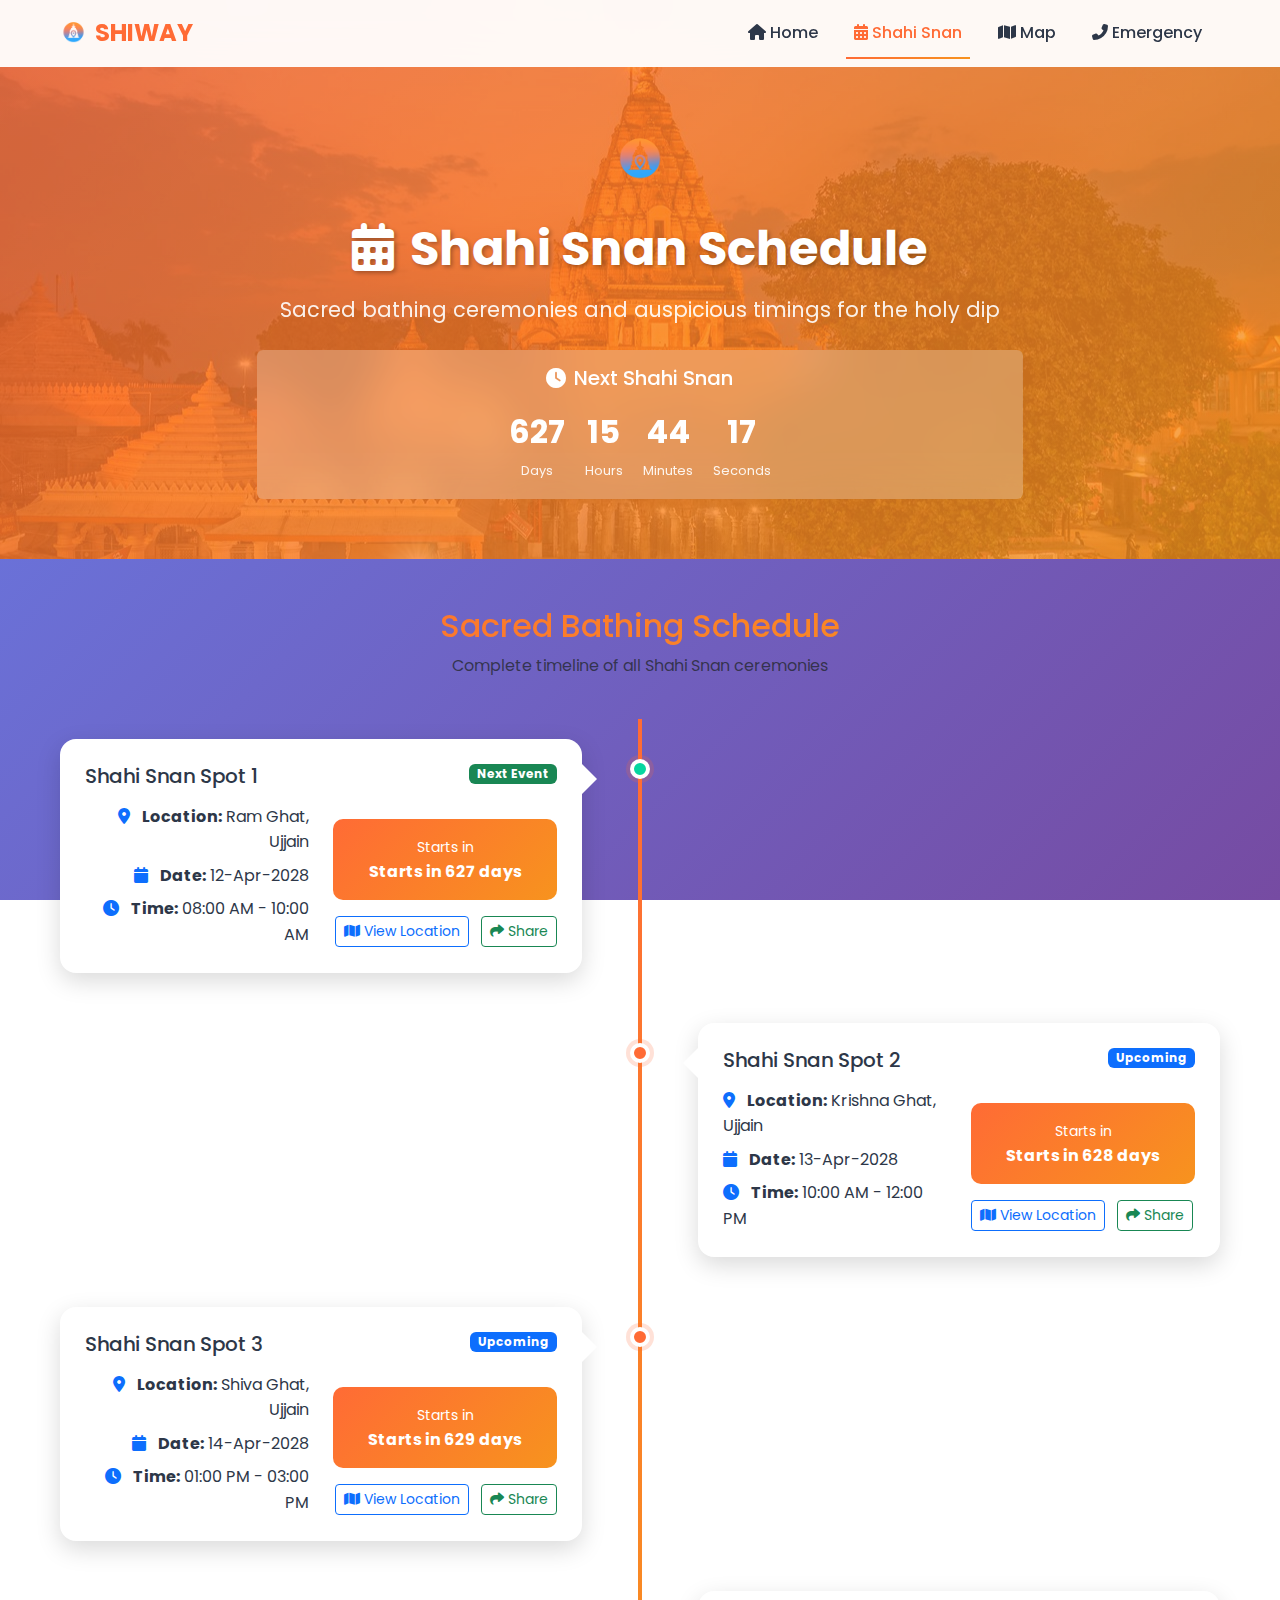
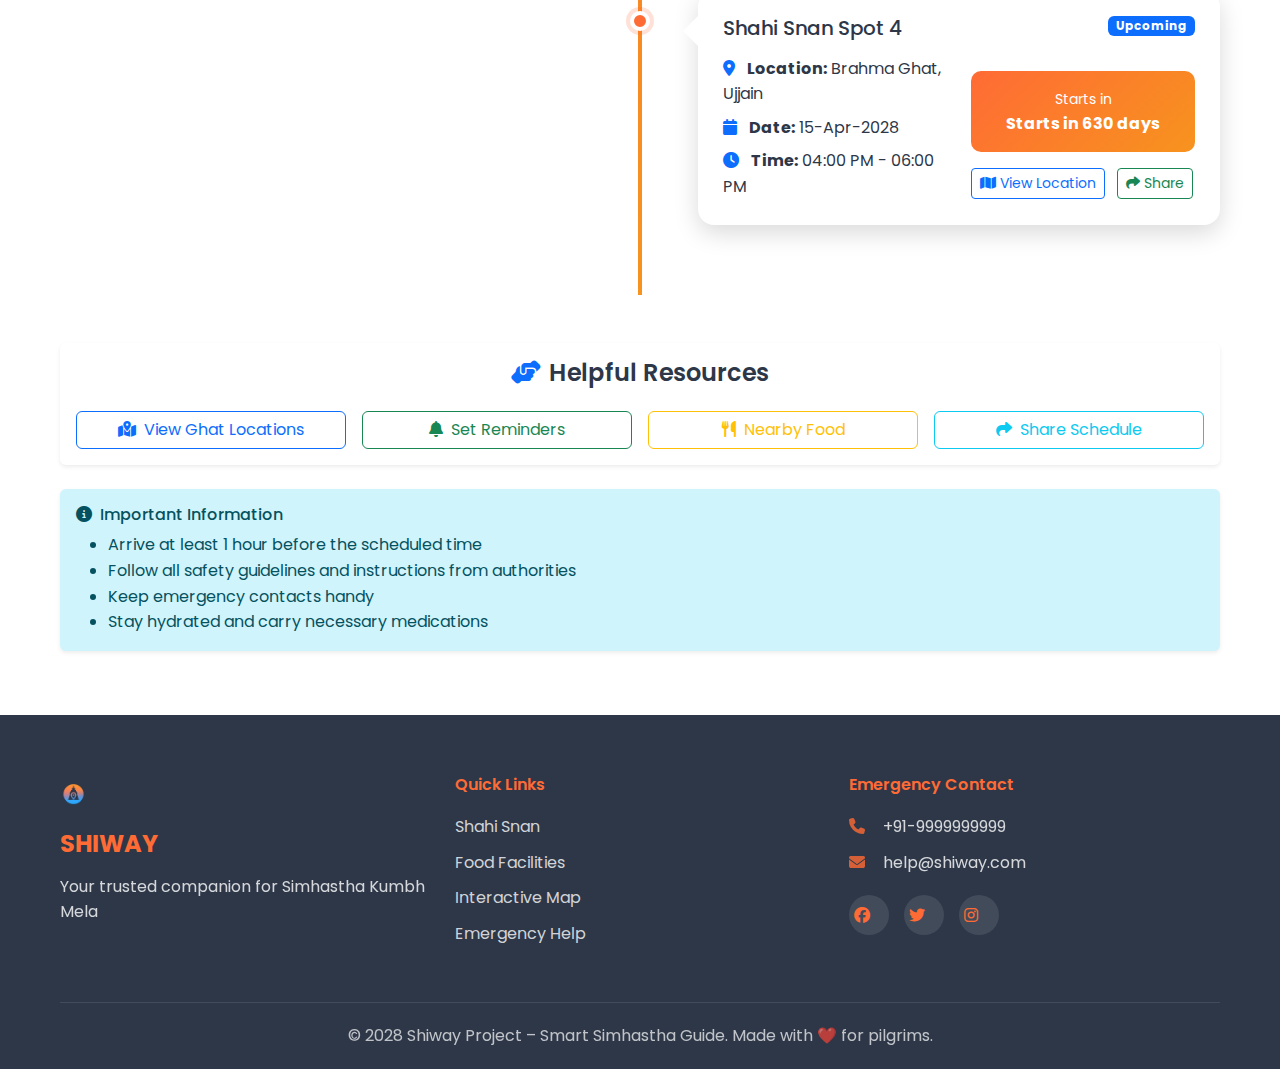
<file: shahi-snan.html>
<!DOCTYPE html>
<html lang="en">
<head>
<meta charset="UTF-8" />
<meta name="viewport" content="width=device-width, initial-scale=1.0"/>
<title>Shahi Snan – Shiway</title>
<link href="https://cdn.jsdelivr.net/npm/bootstrap@5.3.0/dist/css/bootstrap.min.css" rel="stylesheet">
<link href="https://cdnjs.cloudflare.com/ajax/libs/font-awesome/6.4.0/css/all.min.css" rel="stylesheet">
<link href="https://fonts.googleapis.com/css2?family=Poppins:wght@300;400;500;600;700&display=swap" rel="stylesheet">
<link rel="stylesheet" href="style.css">
<style>
/* Timeline specific styles */
.timeline {
    position: relative;
    padding: 20px 0;
}

.timeline::before {
    content: '';
    position: absolute;
    left: 50%;
    top: 0;
    bottom: 0;
    width: 4px;
    background: linear-gradient(to bottom, var(--primary-color), var(--secondary-color));
    transform: translateX(-50%);
}

.timeline-item {
    position: relative;
    margin-bottom: 50px;
    width: 100%;
}

.timeline-item:nth-child(odd) .timeline-content {
    margin-left: 0;
    margin-right: 55%;
    text-align: right;
}

.timeline-item:nth-child(even) .timeline-content {
    margin-left: 55%;
    margin-right: 0;
    text-align: left;
}

.timeline-marker {
    position: absolute;
    left: 50%;
    top: 20px;
    width: 20px;
    height: 20px;
    background: var(--primary-color);
    border: 4px solid white;
    border-radius: 50%;
    transform: translateX(-50%);
    z-index: 2;
    box-shadow: 0 0 0 4px rgba(255, 107, 53, 0.2);
}

.timeline-marker.active {
    background: var(--success-color);
    animation: pulse 2s infinite;
}

.timeline-marker.completed {
    background: var(--dark-color);
}

.timeline-content {
    background: white;
    padding: 25px;
    border-radius: var(--border-radius);
    box-shadow: var(--shadow-medium);
    transition: var(--transition);
    position: relative;
}

.timeline-content:hover {
    transform: translateY(-5px);
    box-shadow: var(--shadow-heavy);
}

.timeline-content::before {
    content: '';
    position: absolute;
    top: 25px;
    width: 0;
    height: 0;
    border: 15px solid transparent;
}

.timeline-item:nth-child(odd) .timeline-content::before {
    right: -30px;
    border-left-color: white;
}

.timeline-item:nth-child(even) .timeline-content::before {
    left: -30px;
    border-right-color: white;
}

.countdown-timer {
    background: var(--gradient-primary);
    color: white;
    padding: 15px;
    border-radius: 10px;
    text-align: center;
    margin-top: 15px;
}

.countdown-numbers {
    display: flex;
    justify-content: center;
    gap: 20px;
    margin-top: 10px;
}

.countdown-unit {
    text-align: center;
}

.countdown-value {
    font-size: 2rem;
    font-weight: 700;
    display: block;
}

.countdown-label {
    font-size: 0.8rem;
    opacity: 0.9;
}

@media (max-width: 768px) {
    .timeline::before {
        left: 30px;
    }

    .timeline-marker {
        left: 30px;
    }

    .timeline-item:nth-child(odd) .timeline-content,
    .timeline-item:nth-child(even) .timeline-content {
        margin-left: 70px;
        margin-right: 0;
        text-align: left;
    }

    .timeline-content::before {
        left: -30px !important;
        right: auto !important;
        border-right-color: white !important;
        border-left-color: transparent !important;
    }
}
</style>
</head>
<body>

<!-- Navigation Bar -->
<nav class="navbar navbar-expand-lg navbar-dark fixed-top">
    <div class="container">
        <a class="navbar-brand d-flex align-items-center" href="index.html">
            <img src="assets/logo.png" alt="Shiway Logo" height="40" class="me-2" />
            <span class="fw-bold">SHIWAY</span>
        </a>
        <button class="navbar-toggler" type="button" data-bs-toggle="collapse" data-bs-target="#navbarNav">
            <span class="navbar-toggler-icon"></span>
        </button>
        <div class="collapse navbar-collapse" id="navbarNav">
            <ul class="navbar-nav ms-auto">
                <li class="nav-item">
                    <a class="nav-link" href="index.html"><i class="fas fa-home me-1"></i>Home</a>
                </li>
                <li class="nav-item">
                    <a class="nav-link active" href="shahi-snan.html"><i class="fas fa-calendar-alt me-1"></i>Shahi Snan</a>
                </li>
                <li class="nav-item">
                    <a class="nav-link" href="map.html"><i class="fas fa-map me-1"></i>Map</a>
                </li>
                <li class="nav-item">
                    <a class="nav-link" href="emergency.html"><i class="fas fa-phone-alt me-1"></i>Emergency</a>
                </li>
            </ul>
        </div>
    </div>
</nav>

<!-- Page Hero -->
<div class="page-hero">
    <div class="container">
        <img src="assets/logo.png" alt="Shiway Logo" />
        <h1><i class="fas fa-calendar-alt me-3"></i>Shahi Snan Schedule</h1>
        <p>Sacred bathing ceremonies and auspicious timings for the holy dip</p>

        <!-- Next Event Countdown -->
        <div class="row mt-4 justify-content-center">
            <div class="col-md-8">
                <div class="card glass-effect border-0">
                    <div class="card-body text-center text-white">
                        <h5 class="mb-3"><i class="fas fa-clock me-2"></i>Next Shahi Snan</h5>
                        <div id="nextEventCountdown">
                            <div class="countdown-numbers">
                                <div class="countdown-unit">
                                    <span class="countdown-value" id="days">00</span>
                                    <span class="countdown-label">Days</span>
                                </div>
                                <div class="countdown-unit">
                                    <span class="countdown-value" id="hours">00</span>
                                    <span class="countdown-label">Hours</span>
                                </div>
                                <div class="countdown-unit">
                                    <span class="countdown-value" id="minutes">00</span>
                                    <span class="countdown-label">Minutes</span>
                                </div>
                                <div class="countdown-unit">
                                    <span class="countdown-value" id="seconds">00</span>
                                    <span class="countdown-label">Seconds</span>
                                </div>
                            </div>
                        </div>
                    </div>
                </div>
            </div>
        </div>
    </div>
</div>

<!-- Main Content -->
<div class="container mt-5 mb-5">
    <!-- Page Header -->
    <div class="row mb-4">
        <div class="col-12">
            <div class="text-center">
                <h2 class="text-gradient mb-2">Sacred Bathing Schedule</h2>
                <p class="text-muted">Complete timeline of all Shahi Snan ceremonies</p>
            </div>
        </div>
    </div>

    <!-- Timeline View -->
    <div class="row">
        <div class="col-12">
            <div class="timeline" id="shahiSnanTimeline">
                <!-- Timeline items will be populated by JavaScript -->
                <div class="text-center py-5">
                    <div class="loading-spinner mb-3"></div>
                    <p class="text-muted">Loading sacred schedule...</p>
                </div>
            </div>
        </div>
    </div>

    <!-- Quick Actions -->
    <div class="row mt-5">
        <div class="col-12">
            <div class="card border-0 shadow-sm">
                <div class="card-body">
                    <h5 class="card-title text-center mb-4">
                        <i class="fas fa-hands-helping me-2 text-primary"></i>Helpful Resources
                    </h5>
                    <div class="row g-3">
                        <div class="col-md-3">
                            <a href="map.html" class="btn btn-outline-primary w-100">
                                <i class="fas fa-map-marked-alt me-2"></i>View Ghat Locations
                            </a>
                        </div>
                        <div class="col-md-3">
                            <button class="btn btn-outline-success w-100" onclick="setReminders()">
                                <i class="fas fa-bell me-2"></i>Set Reminders
                            </button>
                        </div>
                        <div class="col-md-3">
                            <a href="food-stations.html" class="btn btn-outline-warning w-100">
                                <i class="fas fa-utensils me-2"></i>Nearby Food
                            </a>
                        </div>
                        <div class="col-md-3">
                            <button class="btn btn-outline-info w-100" onclick="shareSchedule()">
                                <i class="fas fa-share me-2"></i>Share Schedule
                            </button>
                        </div>
                    </div>
                </div>
            </div>
        </div>
    </div>

    <!-- Important Information -->
    <div class="row mt-4">
        <div class="col-12">
            <div class="alert alert-info border-0 shadow-sm">
                <h6 class="alert-heading">
                    <i class="fas fa-info-circle me-2"></i>Important Information
                </h6>
                <ul class="mb-0">
                    <li>Arrive at least 1 hour before the scheduled time</li>
                    <li>Follow all safety guidelines and instructions from authorities</li>
                    <li>Keep emergency contacts handy</li>
                    <li>Stay hydrated and carry necessary medications</li>
                </ul>
            </div>
        </div>
    </div>
</div>

<!-- Footer -->
<footer class="footer">
    <div class="container">
        <div class="row">
            <div class="col-lg-4">
                <div class="footer-brand">
                    <img src="assets/logo.png" alt="Shiway Logo" height="40" />
                    <h5>SHIWAY</h5>
                    <p>Your trusted companion for Simhastha Kumbh Mela</p>
                </div>
            </div>
            <div class="col-lg-4">
                <div class="footer-links">
                    <h6>Quick Links</h6>
                    <ul>
                        <li><a href="shahi-snan.html">Shahi Snan</a></li>
                        <li><a href="food-stations.html">Food Facilities</a></li>
                        <li><a href="map.html">Interactive Map</a></li>
                        <li><a href="emergency.html">Emergency Help</a></li>
                    </ul>
                </div>
            </div>
            <div class="col-lg-4">
                <div class="footer-contact">
                    <h6>Emergency Contact</h6>
                    <p><i class="fas fa-phone"></i> +91-9999999999</p>
                    <p><i class="fas fa-envelope"></i> help@shiway.com</p>
                    <div class="social-links">
                        <a href="#"><i class="fab fa-facebook"></i></a>
                        <a href="#"><i class="fab fa-twitter"></i></a>
                        <a href="#"><i class="fab fa-instagram"></i></a>
                    </div>
                </div>
            </div>
        </div>
        <div class="footer-bottom">
            <p>&copy; 2028 Shiway Project – Smart Simhastha Guide. Made with ❤️ for pilgrims.</p>
        </div>
    </div>
</footer>

<script src="https://cdn.jsdelivr.net/npm/bootstrap@5.3.0/dist/js/bootstrap.bundle.min.js"></script>
<script src="data.js"></script>
<script src="script.js"></script>

<script>
// Enhanced Shahi Snan functionality
document.addEventListener('DOMContentLoaded', () => {
    populateShahiSnanTimeline();
    startCountdown();
});

function populateShahiSnanTimeline() {
    const timeline = document.getElementById('shahiSnanTimeline');
    timeline.innerHTML = '';

    data.shahiSnan.forEach((item, index) => {
        const eventDate = new Date(`${item.date} ${item.time.split(' - ')[0]}`);
        const now = new Date();

        let markerClass = '';
        let statusText = '';
        let statusClass = '';

        if (eventDate < now) {
            markerClass = 'completed';
            statusText = 'Completed';
            statusClass = 'bg-secondary';
        } else if (index === 0) {
            markerClass = 'active';
            statusText = 'Next Event';
            statusClass = 'bg-success';
        } else {
            statusText = 'Upcoming';
            statusClass = 'bg-primary';
        }

        const timeUntil = getTimeUntilEvent(item.date, item.time);

        const timelineItem = document.createElement('div');
        timelineItem.className = 'timeline-item fade-in-up';
        timelineItem.style.animationDelay = `${index * 0.2}s`;

        timelineItem.innerHTML = `
            <div class="timeline-marker ${markerClass}"></div>
            <div class="timeline-content">
                <div class="d-flex justify-content-between align-items-start mb-3">
                    <h5 class="mb-0">${item.name}</h5>
                    <span class="badge ${statusClass}">${statusText}</span>
                </div>
                <div class="row">
                    <div class="col-md-6">
                        <p class="mb-2">
                            <i class="fas fa-map-marker-alt me-2 text-primary"></i>
                            <strong>Location:</strong> ${item.address}
                        </p>
                        <p class="mb-2">
                            <i class="fas fa-calendar me-2 text-primary"></i>
                            <strong>Date:</strong> ${item.date}
                        </p>
                        <p class="mb-0">
                            <i class="fas fa-clock me-2 text-primary"></i>
                            <strong>Time:</strong> ${item.time}
                        </p>
                    </div>
                    <div class="col-md-6">
                        ${timeUntil ? `
                            <div class="countdown-timer">
                                <small>Starts in</small>
                                <div class="fw-bold">${timeUntil}</div>
                            </div>
                        ` : ''}
                        <div class="mt-3">
                            <button class="btn btn-sm btn-outline-primary me-2"
                                    onclick="showOnMap(${item.lat}, ${item.lng}, '${item.name}')">
                                <i class="fas fa-map me-1"></i>View Location
                            </button>
                            <button class="btn btn-sm btn-outline-success"
                                    onclick="shareEvent('${item.name}', '${item.date}', '${item.time}')">
                                <i class="fas fa-share me-1"></i>Share
                            </button>
                        </div>
                    </div>
                </div>
            </div>
        `;

        timeline.appendChild(timelineItem);
    });
}

function startCountdown() {
    const nextEvent = data.shahiSnan.find(event => {
        const eventDate = new Date(`${event.date} ${event.time.split(' - ')[0]}`);
        return eventDate > new Date();
    });

    if (!nextEvent) return;

    const targetDate = new Date(`${nextEvent.date} ${nextEvent.time.split(' - ')[0]}`);

    function updateCountdown() {
        const now = new Date();
        const diff = targetDate - now;

        if (diff <= 0) {
            document.getElementById('nextEventCountdown').innerHTML =
                '<div class="text-center"><h5>Event is Live Now!</h5></div>';
            return;
        }

        const days = Math.floor(diff / (1000 * 60 * 60 * 24));
        const hours = Math.floor((diff % (1000 * 60 * 60 * 24)) / (1000 * 60 * 60));
        const minutes = Math.floor((diff % (1000 * 60 * 60)) / (1000 * 60));
        const seconds = Math.floor((diff % (1000 * 60)) / 1000);

        document.getElementById('days').textContent = days.toString().padStart(2, '0');
        document.getElementById('hours').textContent = hours.toString().padStart(2, '0');
        document.getElementById('minutes').textContent = minutes.toString().padStart(2, '0');
        document.getElementById('seconds').textContent = seconds.toString().padStart(2, '0');
    }

    updateCountdown();
    setInterval(updateCountdown, 1000);
}

function setReminders() {
    if ('Notification' in window) {
        Notification.requestPermission().then(permission => {
            if (permission === 'granted') {
                showNotification('Reminders enabled! You will be notified before each Shahi Snan.', 'success');
                // In a real app, you would set up actual notifications
            } else {
                showNotification('Please enable notifications to receive reminders.', 'warning');
            }
        });
    } else {
        showNotification('Notifications not supported in this browser.', 'warning');
    }
}

function shareSchedule() {
    const scheduleText = data.shahiSnan.map(event =>
        `${event.name}\n📅 ${event.date}\n⏰ ${event.time}\n📍 ${event.address}\n`
    ).join('\n');

    if (navigator.share) {
        navigator.share({
            title: 'Shahi Snan Schedule - Shiway',
            text: 'Sacred bathing schedule for Simhastha Kumbh Mela:\n\n' + scheduleText
        });
    } else {
        navigator.clipboard.writeText(scheduleText).then(() => {
            showNotification('Schedule copied to clipboard!');
        });
    }
}

function shareEvent(name, date, time) {
    const eventText = `${name}\n📅 ${date}\n⏰ ${time}`;

    if (navigator.share) {
        navigator.share({
            title: `${name} - Shiway`,
            text: eventText
        });
    } else {
        navigator.clipboard.writeText(eventText).then(() => {
            showNotification('Event details copied to clipboard!');
        });
    }
}
</script>
</body>
</html>
</file>
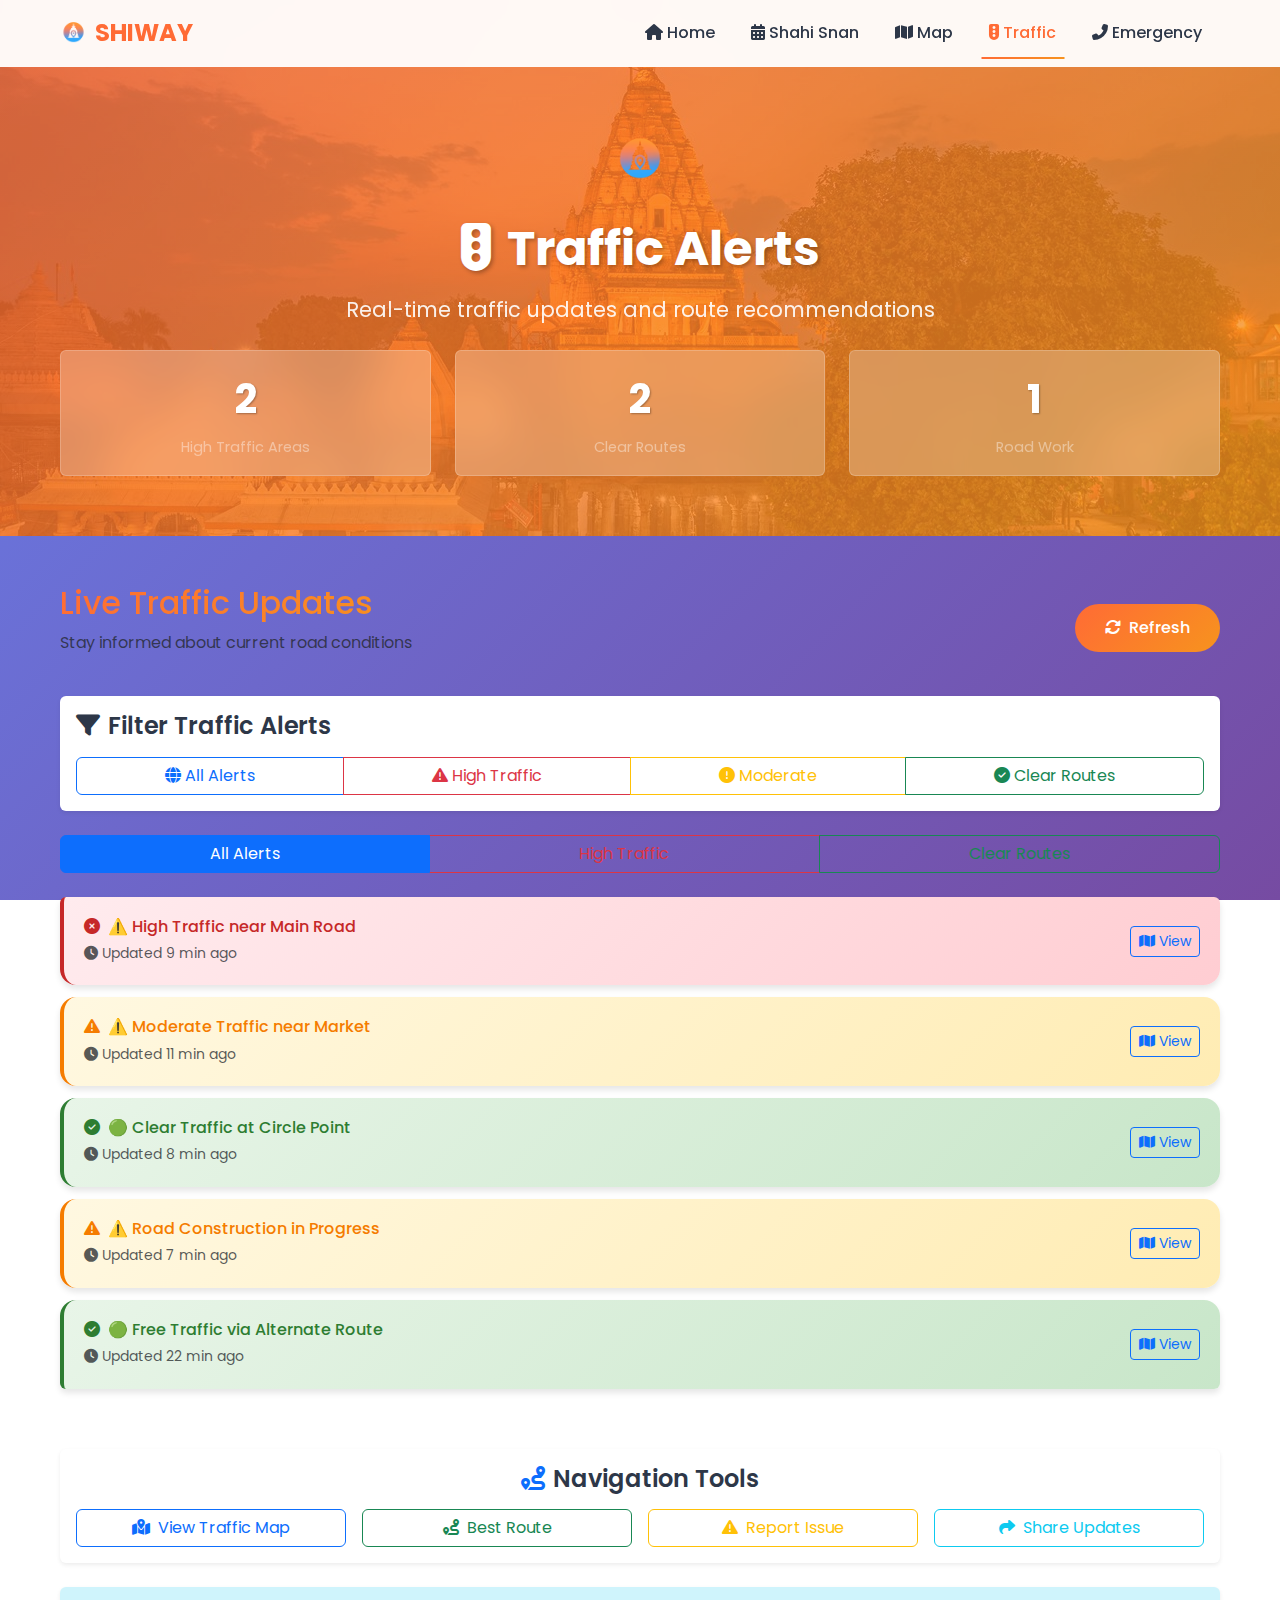
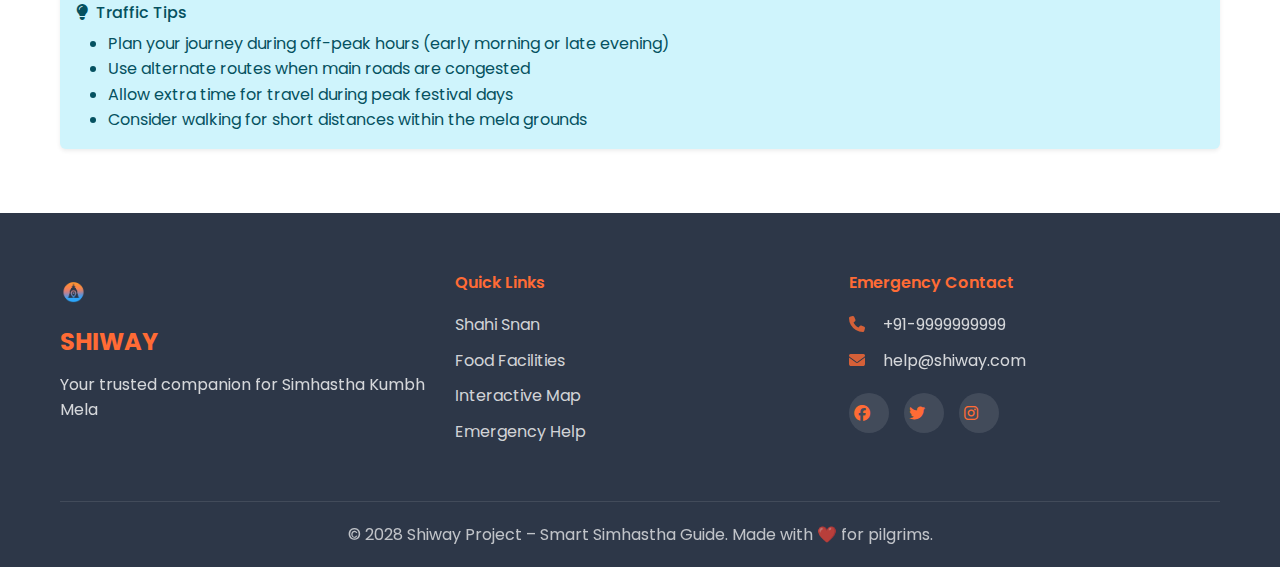
<file: traffic.html>
<!DOCTYPE html>
<html lang="en">
<head>
<meta charset="UTF-8" />
<meta name="viewport" content="width=device-width, initial-scale=1.0"/>
<title>Traffic Alerts – Shiway</title>
<link href="https://cdn.jsdelivr.net/npm/bootstrap@5.3.0/dist/css/bootstrap.min.css" rel="stylesheet">
<link href="https://cdnjs.cloudflare.com/ajax/libs/font-awesome/6.4.0/css/all.min.css" rel="stylesheet">
<link href="https://fonts.googleapis.com/css2?family=Poppins:wght@300;400;500;600;700&display=swap" rel="stylesheet">
<link rel="stylesheet" href="style.css">
</head>
<body>

<!-- Navigation Bar -->
<nav class="navbar navbar-expand-lg navbar-dark fixed-top">
    <div class="container">
        <a class="navbar-brand d-flex align-items-center" href="index.html">
            <img src="assets/logo.png" alt="Shiway Logo" height="40" class="me-2" />
            <span class="fw-bold">SHIWAY</span>
        </a>
        <button class="navbar-toggler" type="button" data-bs-toggle="collapse" data-bs-target="#navbarNav">
            <span class="navbar-toggler-icon"></span>
        </button>
        <div class="collapse navbar-collapse" id="navbarNav">
            <ul class="navbar-nav ms-auto">
                <li class="nav-item">
                    <a class="nav-link" href="index.html"><i class="fas fa-home me-1"></i>Home</a>
                </li>
                <li class="nav-item">
                    <a class="nav-link" href="shahi-snan.html"><i class="fas fa-calendar-alt me-1"></i>Shahi Snan</a>
                </li>
                <li class="nav-item">
                    <a class="nav-link" href="map.html"><i class="fas fa-map me-1"></i>Map</a>
                </li>
                <li class="nav-item">
                    <a class="nav-link active" href="traffic.html"><i class="fas fa-traffic-light me-1"></i>Traffic</a>
                </li>
                <li class="nav-item">
                    <a class="nav-link" href="emergency.html"><i class="fas fa-phone-alt me-1"></i>Emergency</a>
                </li>
            </ul>
        </div>
    </div>
</nav>

<!-- Page Hero -->
<div class="page-hero">
    <div class="container">
        <img src="assets/logo.png" alt="Shiway Logo" />
        <h1><i class="fas fa-traffic-light me-3"></i>Traffic Alerts</h1>
        <p>Real-time traffic updates and route recommendations</p>

        <!-- Traffic Summary -->
        <div class="row mt-4">
            <div class="col-md-4">
                <div class="stat-card glass-effect text-center p-3 rounded">
                    <div class="stat-number text-white">2</div>
                    <div class="stat-label text-white-50">High Traffic Areas</div>
                </div>
            </div>
            <div class="col-md-4">
                <div class="stat-card glass-effect text-center p-3 rounded">
                    <div class="stat-number text-white">2</div>
                    <div class="stat-label text-white-50">Clear Routes</div>
                </div>
            </div>
            <div class="col-md-4">
                <div class="stat-card glass-effect text-center p-3 rounded">
                    <div class="stat-number text-white">1</div>
                    <div class="stat-label text-white-50">Road Work</div>
                </div>
            </div>
        </div>
    </div>
</div>

<!-- Main Content -->
<div class="container mt-5 mb-5">
    <!-- Page Header -->
    <div class="row mb-4">
        <div class="col-12">
            <div class="d-flex justify-content-between align-items-center">
                <div>
                    <h2 class="text-gradient mb-2">Live Traffic Updates</h2>
                    <p class="text-muted">Stay informed about current road conditions</p>
                </div>
                <div>
                    <button class="btn btn-primary-gradient" onclick="refreshTrafficData()">
                        <i class="fas fa-sync-alt me-2"></i>Refresh
                    </button>
                </div>
            </div>
        </div>
    </div>

    <!-- Traffic Filter Controls -->
    <div class="row mb-4">
        <div class="col-12">
            <div class="card border-0 shadow-sm">
                <div class="card-body">
                    <h5 class="card-title mb-3">
                        <i class="fas fa-filter me-2"></i>Filter Traffic Alerts
                    </h5>
                    <div class="btn-group w-100" role="group">
                        <input type="radio" class="btn-check" name="trafficFilter" id="allTraffic" value="all" checked>
                        <label class="btn btn-outline-primary" for="allTraffic">
                            <i class="fas fa-globe me-1"></i>All Alerts
                        </label>

                        <input type="radio" class="btn-check" name="trafficFilter" id="highTraffic" value="high">
                        <label class="btn btn-outline-danger" for="highTraffic">
                            <i class="fas fa-exclamation-triangle me-1"></i>High Traffic
                        </label>

                        <input type="radio" class="btn-check" name="trafficFilter" id="moderateTraffic" value="moderate">
                        <label class="btn btn-outline-warning" for="moderateTraffic">
                            <i class="fas fa-exclamation-circle me-1"></i>Moderate
                        </label>

                        <input type="radio" class="btn-check" name="trafficFilter" id="clearTraffic" value="clear">
                        <label class="btn btn-outline-success" for="clearTraffic">
                            <i class="fas fa-check-circle me-1"></i>Clear Routes
                        </label>
                    </div>
                </div>
            </div>
        </div>
    </div>

    <!-- Traffic Alerts List -->
    <div class="row">
        <div class="col-12">
            <ul class="list-group" id="trafficContainer">
                <li class="list-group-item d-flex justify-content-center align-items-center" style="min-height: 200px;">
                    <div class="text-center">
                        <div class="loading-spinner mb-3"></div>
                        <p class="text-muted">Loading traffic alerts...</p>
                    </div>
                </li>
            </ul>
        </div>
    </div>

    <!-- Quick Actions -->
    <div class="row mt-5">
        <div class="col-12">
            <div class="card border-0 shadow-sm">
                <div class="card-body text-center">
                    <h5 class="card-title mb-3">
                        <i class="fas fa-route me-2 text-primary"></i>Navigation Tools
                    </h5>
                    <div class="row g-3">
                        <div class="col-md-3">
                            <a href="map.html" class="btn btn-outline-primary w-100">
                                <i class="fas fa-map-marked-alt me-2"></i>View Traffic Map
                            </a>
                        </div>
                        <div class="col-md-3">
                            <button class="btn btn-outline-success w-100" onclick="findBestRoute()">
                                <i class="fas fa-route me-2"></i>Best Route
                            </button>
                        </div>
                        <div class="col-md-3">
                            <button class="btn btn-outline-warning w-100" onclick="reportTraffic()">
                                <i class="fas fa-exclamation-triangle me-2"></i>Report Issue
                            </button>
                        </div>
                        <div class="col-md-3">
                            <button class="btn btn-outline-info w-100" onclick="shareTrafficInfo()">
                                <i class="fas fa-share me-2"></i>Share Updates
                            </button>
                        </div>
                    </div>
                </div>
            </div>
        </div>
    </div>

    <!-- Traffic Tips -->
    <div class="row mt-4">
        <div class="col-12">
            <div class="alert alert-info border-0 shadow-sm">
                <h6 class="alert-heading">
                    <i class="fas fa-lightbulb me-2"></i>Traffic Tips
                </h6>
                <ul class="mb-0">
                    <li>Plan your journey during off-peak hours (early morning or late evening)</li>
                    <li>Use alternate routes when main roads are congested</li>
                    <li>Allow extra time for travel during peak festival days</li>
                    <li>Consider walking for short distances within the mela grounds</li>
                </ul>
            </div>
        </div>
    </div>
</div>

<!-- Footer -->
<footer class="footer">
    <div class="container">
        <div class="row">
            <div class="col-lg-4">
                <div class="footer-brand">
                    <img src="assets/logo.png" alt="Shiway Logo" height="40" />
                    <h5>SHIWAY</h5>
                    <p>Your trusted companion for Simhastha Kumbh Mela</p>
                </div>
            </div>
            <div class="col-lg-4">
                <div class="footer-links">
                    <h6>Quick Links</h6>
                    <ul>
                        <li><a href="shahi-snan.html">Shahi Snan</a></li>
                        <li><a href="food-stations.html">Food Facilities</a></li>
                        <li><a href="map.html">Interactive Map</a></li>
                        <li><a href="emergency.html">Emergency Help</a></li>
                    </ul>
                </div>
            </div>
            <div class="col-lg-4">
                <div class="footer-contact">
                    <h6>Emergency Contact</h6>
                    <p><i class="fas fa-phone"></i> +91-9999999999</p>
                    <p><i class="fas fa-envelope"></i> help@shiway.com</p>
                    <div class="social-links">
                        <a href="#"><i class="fab fa-facebook"></i></a>
                        <a href="#"><i class="fab fa-twitter"></i></a>
                        <a href="#"><i class="fab fa-instagram"></i></a>
                    </div>
                </div>
            </div>
        </div>
        <div class="footer-bottom">
            <p>&copy; 2028 Shiway Project – Smart Simhastha Guide. Made with ❤️ for pilgrims.</p>
        </div>
    </div>
</footer>

<script src="https://cdn.jsdelivr.net/npm/bootstrap@5.3.0/dist/js/bootstrap.bundle.min.js"></script>
<script src="data.js"></script>
<script src="script.js"></script>

<script>
// Enhanced traffic functionality
function refreshTrafficData() {
    showNotification('Refreshing traffic data...', 'info');

    // Simulate data refresh
    setTimeout(() => {
        populateTrafficAlerts();
        showNotification('Traffic data updated successfully!', 'success');
    }, 1000);
}

function findBestRoute() {
    if (navigator.geolocation) {
        navigator.geolocation.getCurrentPosition(position => {
            const userLat = position.coords.latitude;
            const userLng = position.coords.longitude;

            // Find clear routes
            const clearRoutes = data.traffic.filter(alert =>
                alert.info.includes('Clear') || alert.info.includes('Free')
            );

            if (clearRoutes.length > 0) {
                const nearest = clearRoutes[0];
                const url = `https://www.google.com/maps/dir/${userLat},${userLng}/${nearest.lat},${nearest.lng}`;
                window.open(url, '_blank');
                showNotification('Opening best route in Google Maps', 'success');
            } else {
                showNotification('No clear routes available at the moment', 'warning');
            }
        });
    } else {
        showNotification('Please enable location access for route planning', 'warning');
    }
}

function reportTraffic() {
    const reportModal = `
        <div class="modal fade" id="reportModal" tabindex="-1">
            <div class="modal-dialog">
                <div class="modal-content">
                    <div class="modal-header">
                        <h5 class="modal-title">Report Traffic Issue</h5>
                        <button type="button" class="btn-close" data-bs-dismiss="modal"></button>
                    </div>
                    <div class="modal-body">
                        <form>
                            <div class="mb-3">
                                <label class="form-label">Issue Type</label>
                                <select class="form-select">
                                    <option>Heavy Traffic</option>
                                    <option>Road Block</option>
                                    <option>Accident</option>
                                    <option>Construction</option>
                                    <option>Other</option>
                                </select>
                            </div>
                            <div class="mb-3">
                                <label class="form-label">Location</label>
                                <input type="text" class="form-control" placeholder="Enter location">
                            </div>
                            <div class="mb-3">
                                <label class="form-label">Description</label>
                                <textarea class="form-control" rows="3" placeholder="Describe the issue"></textarea>
                            </div>
                        </form>
                    </div>
                    <div class="modal-footer">
                        <button type="button" class="btn btn-secondary" data-bs-dismiss="modal">Cancel</button>
                        <button type="button" class="btn btn-primary" onclick="submitReport()">Submit Report</button>
                    </div>
                </div>
            </div>
        </div>
    `;

    document.body.insertAdjacentHTML('beforeend', reportModal);
    const modal = new bootstrap.Modal(document.getElementById('reportModal'));
    modal.show();
}

function submitReport() {
    showNotification('Thank you for your report! It will help other pilgrims.', 'success');
    bootstrap.Modal.getInstance(document.getElementById('reportModal')).hide();
    document.getElementById('reportModal').remove();
}

function shareTrafficInfo() {
    const trafficSummary = data.traffic.map(alert => alert.info).join('\n');

    if (navigator.share) {
        navigator.share({
            title: 'Traffic Updates - Shiway',
            text: 'Current traffic conditions:\n\n' + trafficSummary
        });
    } else {
        navigator.clipboard.writeText(trafficSummary).then(() => {
            showNotification('Traffic updates copied to clipboard!');
        });
    }
}

// Auto-refresh traffic data every 5 minutes
setInterval(() => {
    populateTrafficAlerts();
}, 300000);
</script>
</body>
</html>
</file>
<file: style.css>
/* --- CSS Variables --- */
:root {
    --primary-color: #FF6B35;
    --secondary-color: #F7931E;
    --accent-color: #FFD23F;
    --success-color: #06D6A0;
    --warning-color: #F18F01;
    --danger-color: #C73E1D;
    --dark-color: #2D3748;
    --light-color: #F7FAFC;
    --gradient-primary: linear-gradient(135deg, #FF6B35 0%, #F7931E 100%);
    --gradient-secondary: linear-gradient(135deg, #667eea 0%, #764ba2 100%);
    --gradient-success: linear-gradient(135deg, #06D6A0 0%, #118D57 100%);
    --gradient-warning: linear-gradient(135deg, #F18F01 0%, #FFC947 100%);
    --gradient-danger: linear-gradient(135deg, #C73E1D 0%, #FF6B6B 100%);
    --shadow-light: 0 4px 6px rgba(0, 0, 0, 0.1);
    --shadow-medium: 0 8px 25px rgba(0, 0, 0, 0.15);
    --shadow-heavy: 0 15px 35px rgba(0, 0, 0, 0.2);
    --border-radius: 16px;
    --transition: all 0.3s cubic-bezier(0.4, 0, 0.2, 1);
}

/* --- General Styles --- */
* {
    margin: 0;
    padding: 0;
    box-sizing: border-box;
}

body {
    font-family: 'Poppins', sans-serif;
    background: linear-gradient(135deg, #667eea 0%, #764ba2 100%);
    background-attachment: fixed;
    color: var(--dark-color);
    line-height: 1.6;
    overflow-x: hidden;
}

.container {
    max-width: 1200px;
    margin: auto;
    padding: 0 20px;
}

/* --- Navigation --- */
.navbar {
    background: rgba(255, 255, 255, 0.95);
    backdrop-filter: blur(20px);
    border-bottom: 1px solid rgba(255, 255, 255, 0.2);
    transition: var(--transition);
    z-index: 1000;
}

.navbar-brand {
    font-weight: 700;
    color: var(--primary-color) !important;
    font-size: 1.5rem;
}

.navbar-nav .nav-link {
    color: var(--dark-color) !important;
    font-weight: 500;
    margin: 0 10px;
    transition: var(--transition);
    position: relative;
}

.navbar-nav .nav-link:hover,
.navbar-nav .nav-link.active {
    color: var(--primary-color) !important;
}

.navbar-nav .nav-link::after {
    content: '';
    position: absolute;
    bottom: -5px;
    left: 50%;
    width: 0;
    height: 2px;
    background: var(--gradient-primary);
    transition: var(--transition);
    transform: translateX(-50%);
}

.navbar-nav .nav-link:hover::after,
.navbar-nav .nav-link.active::after {
    width: 100%;
}

/* Clean Mobile-First Navbar Toggler */
.navbar-toggler {
    border: none;
    padding: 6px 8px;
    background: rgba(255, 255, 255, 0.9);
    border-radius: 6px;
    transition: all 0.3s ease;
    position: relative;
    width: 40px;
    height: 40px;
    display: flex;
    align-items: center;
    justify-content: center;
    box-shadow: 0 2px 8px rgba(255, 107, 53, 0.15),
                0 1px 3px rgba(0, 0, 0, 0.1);
}

.navbar-toggler:hover {
    background: rgba(255, 107, 53, 0.1);
    box-shadow: 0 4px 12px rgba(255, 107, 53, 0.25),
                0 2px 6px rgba(0, 0, 0, 0.15);
    transform: translateY(-1px);
}

.navbar-toggler:focus {
    box-shadow: 0 0 0 2px rgba(255, 107, 53, 0.3),
                0 4px 12px rgba(255, 107, 53, 0.25),
                0 2px 6px rgba(0, 0, 0, 0.15);
    outline: none;
}

.navbar-toggler:active {
    transform: translateY(0);
    box-shadow: 0 1px 4px rgba(255, 107, 53, 0.2),
                0 1px 2px rgba(0, 0, 0, 0.1);
}

/* Clean hamburger icon */
.navbar-toggler-icon {
    background-image: none;
    width: 22px;
    height: 16px;
    position: relative;
    display: block;
}

/* Create three clean lines */
.navbar-toggler-icon,
.navbar-toggler-icon::before,
.navbar-toggler-icon::after {
    background: linear-gradient(135deg, #FF6B35 0%, #F7931E 100%);
    height: 2px;
    border-radius: 1px;
    transition: all 0.3s ease;
    box-shadow: 0 1px 2px rgba(255, 107, 53, 0.3),
                0 0 4px rgba(255, 107, 53, 0.1);
}

.navbar-toggler-icon::before,
.navbar-toggler-icon::after {
    content: '';
    position: absolute;
    left: 0;
    width: 100%;
}

.navbar-toggler-icon::before {
    top: -6px;
}

.navbar-toggler-icon::after {
    bottom: -6px;
}

/* Transform to X when expanded */
.navbar-toggler[aria-expanded="true"] .navbar-toggler-icon {
    background: transparent;
}

.navbar-toggler[aria-expanded="true"] .navbar-toggler-icon::before {
    transform: rotate(45deg);
    top: 0;
}

.navbar-toggler[aria-expanded="true"] .navbar-toggler-icon::after {
    transform: rotate(-45deg);
    bottom: 0;
}

/* Mobile optimizations */
@media (max-width: 768px) {
    .navbar-toggler {
        width: 44px;
        height: 44px;
        padding: 8px;
    }

    .navbar-toggler-icon {
        width: 24px;
        height: 18px;
    }

    .navbar-toggler-icon::before {
        top: -7px;
    }

    .navbar-toggler-icon::after {
        bottom: -7px;
    }
}

/* --- Hero Section --- */
.hero-section {
    min-height: 100vh;
    position: relative;
    display: flex;
    align-items: center;
    justify-content: center;
    overflow: hidden;
}

.hero-background {
    position: absolute;
    top: 0;
    left: 0;
    width: 100%;
    height: 100%;
    background: var(--gradient-primary);
    opacity: 0.9;
    z-index: 1;
}

.hero-background::before {
    content: '';
    position: absolute;
    top: 0;
    left: 0;
    width: 100%;
    height: 100%;
    background: url('assets/image.jpeg') center/cover;
    opacity: 0.3;
    z-index: -1;
}

.hero-content {
    position: relative;
    z-index: 2;
    text-align: center;
    color: white;
    padding: 100px 0 50px;
}

.hero-logo-container {
    position: relative;
    display: inline-block;
    margin-bottom: 30px;
}

.hero-logo {
    height: 120px;
    width: 120px;
    border-radius: 50%;
    box-shadow: var(--shadow-heavy);
    animation: float 6s ease-in-out infinite;
    position: relative;
    z-index: 2;
}

.logo-glow {
    position: absolute;
    top: 50%;
    left: 50%;
    width: 140px;
    height: 140px;
    background: radial-gradient(circle, rgba(255, 255, 255, 0.3) 0%, transparent 70%);
    border-radius: 50%;
    transform: translate(-50%, -50%);
    animation: pulse 4s ease-in-out infinite;
}

.hero-title {
    margin-bottom: 20px;
}

.title-main {
    display: block;
    font-size: 4rem;
    font-weight: 700;
    margin-bottom: 10px;
    text-shadow: 2px 2px 4px rgba(0, 0, 0, 0.3);
    animation: slideInDown 1s ease-out;
}

.title-subtitle {
    display: block;
    font-size: 1.5rem;
    font-weight: 400;
    opacity: 0.9;
    animation: slideInUp 1s ease-out 0.3s both;
}

.hero-description {
    font-size: 1.3rem;
    margin-bottom: 40px;
    opacity: 0.95;
    animation: fadeIn 1s ease-out 0.6s both;
}

.hero-tagline {
    display: block;
    font-size: 1.1rem;
    margin-top: 10px;
    opacity: 0.8;
}

.hero-stats {
    display: flex;
    justify-content: center;
    gap: 40px;
    margin-top: 40px;
    animation: slideInUp 1s ease-out 0.9s both;
}

.stat-item {
    text-align: center;
}

.stat-number {
    font-size: 2.5rem;
    font-weight: 700;
    color: var(--accent-color);
    text-shadow: 1px 1px 2px rgba(0, 0, 0, 0.3);
}

.stat-label {
    font-size: 0.9rem;
    opacity: 0.8;
    margin-top: 5px;
}

.scroll-indicator {
    position: absolute;
    bottom: 30px;
    left: 50%;
    transform: translateX(-50%);
    color: white;
    font-size: 1.5rem;
    animation: bounce 2s infinite;
    cursor: pointer;
}

/* --- Animations --- */
@keyframes float {
    0%, 100% { transform: translateY(0px); }
    50% { transform: translateY(-20px); }
}

@keyframes pulse {
    0%, 100% { transform: translate(-50%, -50%) scale(1); opacity: 0.7; }
    50% { transform: translate(-50%, -50%) scale(1.1); opacity: 0.3; }
}

@keyframes slideInDown {
    from { transform: translateY(-50px); opacity: 0; }
    to { transform: translateY(0); opacity: 1; }
}

@keyframes slideInUp {
    from { transform: translateY(50px); opacity: 0; }
    to { transform: translateY(0); opacity: 1; }
}

@keyframes fadeIn {
    from { opacity: 0; }
    to { opacity: 1; }
}

@keyframes bounce {
    0%, 20%, 50%, 80%, 100% { transform: translateX(-50%) translateY(0); }
    40% { transform: translateX(-50%) translateY(-10px); }
    60% { transform: translateX(-50%) translateY(-5px); }
}

/* --- Quick Actions Section --- */
.quick-actions-section {
    padding: 80px 0;
    background: rgba(255, 255, 255, 0.95);
    backdrop-filter: blur(20px);
    position: relative;
}

.section-header {
    margin-bottom: 60px;
}

.section-title {
    font-size: 3rem;
    font-weight: 700;
    color: var(--dark-color);
    margin-bottom: 15px;
}

.section-subtitle {
    font-size: 1.2rem;
    color: #666;
    max-width: 600px;
    margin: 0 auto;
}

.services-grid {
    display: grid;
    grid-template-columns: repeat(auto-fit, minmax(350px, 1fr));
    gap: 30px;
    margin-top: 40px;
}

.service-card {
    position: relative;
    background: white;
    border-radius: var(--border-radius);
    overflow: hidden;
    box-shadow: var(--shadow-light);
    transition: var(--transition);
    cursor: pointer;
    height: 280px;
}

.service-card:hover {
    transform: translateY(-10px);
    box-shadow: var(--shadow-heavy);
}

.card-background {
    position: absolute;
    top: 0;
    left: 0;
    width: 100%;
    height: 100%;
    opacity: 0;
    transition: var(--transition);
    z-index: 1;
}

.service-card[data-service="shahi-snan"] .card-background {
    background: var(--gradient-primary);
}

.service-card[data-service="food"] .card-background {
    background: var(--gradient-success);
}

.service-card[data-service="map"] .card-background {
    background: var(--gradient-warning);
}

.service-card[data-service="traffic"] .card-background {
    background: var(--gradient-danger);
}

.service-card[data-service="emergency"] .card-background {
    background: var(--gradient-secondary);
}

.service-card[data-service="weather"] .card-background {
    background: linear-gradient(135deg, #74b9ff 0%, #0984e3 100%);
}

.service-card:hover .card-background {
    opacity: 0.95;
}

.card-content {
    position: relative;
    z-index: 2;
    padding: 30px;
    height: 100%;
    display: flex;
    flex-direction: column;
    transition: var(--transition);
}

.service-card:hover .card-content {
    color: white;
}

.card-icon {
    width: 60px;
    height: 60px;
    border-radius: 50%;
    display: flex;
    align-items: center;
    justify-content: center;
    margin-bottom: 20px;
    font-size: 1.5rem;
    transition: var(--transition);
}

.service-card[data-service="shahi-snan"] .card-icon {
    background: rgba(255, 107, 53, 0.1);
    color: var(--primary-color);
}

.service-card[data-service="food"] .card-icon {
    background: rgba(6, 214, 160, 0.1);
    color: var(--success-color);
}

.service-card[data-service="map"] .card-icon {
    background: rgba(241, 143, 1, 0.1);
    color: var(--warning-color);
}

.service-card[data-service="traffic"] .card-icon {
    background: rgba(199, 62, 29, 0.1);
    color: var(--danger-color);
}

.service-card[data-service="emergency"] .card-icon {
    background: rgba(102, 126, 234, 0.1);
    color: #667eea;
}

.service-card[data-service="weather"] .card-icon {
    background: rgba(116, 185, 255, 0.1);
    color: #74b9ff;
}

.service-card:hover .card-icon {
    background: rgba(255, 255, 255, 0.2);
    color: white;
    transform: scale(1.1);
}

.card-title {
    font-size: 1.5rem;
    font-weight: 600;
    margin-bottom: 10px;
    color: var(--dark-color);
    transition: var(--transition);
}

.service-card:hover .card-title {
    color: white;
}

.card-description {
    font-size: 1rem;
    color: #666;
    margin-bottom: 20px;
    flex-grow: 1;
    transition: var(--transition);
}

.service-card:hover .card-description {
    color: rgba(255, 255, 255, 0.9);
}

.card-stats {
    display: flex;
    gap: 10px;
    margin-bottom: 20px;
}

.stat-badge {
    background: rgba(0, 0, 0, 0.05);
    color: var(--dark-color);
    padding: 5px 12px;
    border-radius: 20px;
    font-size: 0.8rem;
    font-weight: 500;
    transition: var(--transition);
}

.service-card:hover .stat-badge {
    background: rgba(255, 255, 255, 0.2);
    color: white;
}

.status-badge {
    padding: 5px 12px;
    border-radius: 20px;
    font-size: 0.8rem;
    font-weight: 500;
    transition: var(--transition);
}

.status-badge.active {
    background: rgba(6, 214, 160, 0.1);
    color: var(--success-color);
}

.status-badge.available {
    background: rgba(6, 214, 160, 0.1);
    color: var(--success-color);
}

.status-badge.warning {
    background: rgba(241, 143, 1, 0.1);
    color: var(--warning-color);
}

.status-badge.emergency {
    background: rgba(199, 62, 29, 0.1);
    color: var(--danger-color);
}

.status-badge.good {
    background: rgba(6, 214, 160, 0.1);
    color: var(--success-color);
}

.service-card:hover .status-badge {
    background: rgba(255, 255, 255, 0.2);
    color: white;
}

.card-footer {
    margin-top: auto;
}

.btn-explore {
    display: flex;
    align-items: center;
    justify-content: space-between;
    width: 100%;
    padding: 12px 20px;
    background: transparent;
    border: 2px solid var(--primary-color);
    border-radius: 25px;
    color: var(--primary-color);
    text-decoration: none;
    font-weight: 500;
    transition: var(--transition);
}

.service-card:hover .btn-explore {
    background: white;
    border-color: white;
    color: var(--dark-color);
    transform: translateY(-2px);
}

.btn-explore i {
    transition: var(--transition);
}

.btn-explore:hover i {
    transform: translateX(5px);
}

/* --- Features Section --- */
.features-section {
    padding: 80px 0;
    background: var(--gradient-secondary);
    color: white;
}

.features-title {
    font-size: 2.5rem;
    font-weight: 700;
    margin-bottom: 40px;
    text-shadow: 1px 1px 2px rgba(0, 0, 0, 0.3);
}

.feature-list {
    display: flex;
    flex-direction: column;
    gap: 30px;
}

.feature-item {
    display: flex;
    align-items: center;
    gap: 20px;
    padding: 20px;
    background: rgba(255, 255, 255, 0.1);
    border-radius: var(--border-radius);
    backdrop-filter: blur(10px);
    transition: var(--transition);
}

.feature-item:hover {
    background: rgba(255, 255, 255, 0.2);
    transform: translateX(10px);
}

.feature-icon {
    width: 60px;
    height: 60px;
    background: rgba(255, 255, 255, 0.2);
    border-radius: 50%;
    display: flex;
    align-items: center;
    justify-content: center;
    font-size: 1.5rem;
    flex-shrink: 0;
}

.feature-text h4 {
    font-size: 1.3rem;
    font-weight: 600;
    margin-bottom: 5px;
}

.feature-text p {
    opacity: 0.9;
    margin: 0;
}

.features-image {
    display: flex;
    justify-content: center;
    align-items: center;
}

.phone-mockup {
    width: 250px;
    height: 500px;
    background: #333;
    border-radius: 30px;
    padding: 20px;
    box-shadow: var(--shadow-heavy);
    position: relative;
}

.phone-screen {
    width: 100%;
    height: 100%;
    background: white;
    border-radius: 20px;
    display: flex;
    align-items: center;
    justify-content: center;
    overflow: hidden;
}

.phone-screen img {
    width: 80px;
    height: 80px;
    border-radius: 50%;
}

/* --- Lists (for schedule, food, traffic, emergency) --- */
.list-group-item {
    font-size: 1rem;
    margin-bottom: 12px;
    border-radius: var(--border-radius);
    border: none;
    box-shadow: var(--shadow-light);
    transition: var(--transition);
    padding: 20px;
}

.list-group-item:hover {
    transform: translateY(-2px);
    box-shadow: var(--shadow-medium);
}

.list-group-item-danger {
    background: linear-gradient(135deg, #ffebee 0%, #ffcdd2 100%);
    color: #c62828;
    border-left: 4px solid #c62828;
}

.list-group-item-warning {
    background: linear-gradient(135deg, #fff8e1 0%, #ffecb3 100%);
    color: #f57c00;
    border-left: 4px solid #f57c00;
}

.list-group-item-success {
    background: linear-gradient(135deg, #e8f5e8 0%, #c8e6c9 100%);
    color: #2e7d32;
    border-left: 4px solid #2e7d32;
}

/* --- Footer --- */
.footer {
    background: var(--dark-color);
    color: white;
    padding: 60px 0 20px;
}

.footer-brand {
    display: flex;
    flex-direction: column;
    align-items: flex-start;
    gap: 15px;
}

.footer-brand img {
    border-radius: 50%;
}

.footer-brand h5 {
    font-size: 1.5rem;
    font-weight: 700;
    color: var(--primary-color);
    margin: 0;
}

.footer-brand p {
    opacity: 0.8;
    margin: 0;
}

.footer-links h6 {
    color: var(--primary-color);
    font-weight: 600;
    margin-bottom: 20px;
}

.footer-links ul {
    list-style: none;
    padding: 0;
}

.footer-links li {
    margin-bottom: 10px;
}

.footer-links a {
    color: rgba(255, 255, 255, 0.8);
    text-decoration: none;
    transition: var(--transition);
}

.footer-links a:hover {
    color: var(--primary-color);
    padding-left: 5px;
}

.footer-contact h6 {
    color: var(--primary-color);
    font-weight: 600;
    margin-bottom: 20px;
}

.footer-contact p {
    margin-bottom: 10px;
    opacity: 0.8;
}

.footer-contact i {
    color: var(--primary-color);
    margin-right: 10px;
    width: 20px;
}

.social-links {
    display: flex;
    gap: 15px;
    margin-top: 20px;
}

.social-links a {
    width: 40px;
    height: 40px;
    background: rgba(255, 255, 255, 0.1);
    border-radius: 50%;
    display: flex;
    align-items: center;
    justify-content: center;
    color: white;
    text-decoration: none;
    transition: var(--transition);
}

.social-links a:hover {
    background: var(--primary-color);
    transform: translateY(-3px);
}

.footer-bottom {
    border-top: 1px solid rgba(255, 255, 255, 0.1);
    margin-top: 40px;
    padding-top: 20px;
    text-align: center;
}

.footer-bottom p {
    margin: 0;
    opacity: 0.7;
}

/* --- Weather Modal --- */
.modal-content {
    border-radius: var(--border-radius);
    border: none;
    box-shadow: var(--shadow-heavy);
}

.modal-header {
    background: var(--gradient-primary);
    color: white;
    border-radius: var(--border-radius) var(--border-radius) 0 0;
}

.weather-info {
    text-align: center;
    padding: 20px;
}

.weather-current {
    margin-bottom: 30px;
}

.weather-icon {
    font-size: 4rem;
    color: var(--warning-color);
    margin-bottom: 15px;
}

.weather-temp {
    font-size: 3rem;
    font-weight: 700;
    color: var(--primary-color);
    margin-bottom: 10px;
}

.weather-desc {
    font-size: 1.2rem;
    color: #666;
}

.weather-details {
    display: grid;
    grid-template-columns: repeat(auto-fit, minmax(120px, 1fr));
    gap: 20px;
}

.weather-detail {
    display: flex;
    flex-direction: column;
    align-items: center;
    padding: 15px;
    background: rgba(0, 0, 0, 0.05);
    border-radius: 10px;
}

.weather-detail span:first-child {
    font-size: 0.9rem;
    color: #666;
    margin-bottom: 5px;
}

.weather-detail span:last-child {
    font-size: 1.1rem;
    font-weight: 600;
    color: var(--dark-color);
}

/* --- Page Specific Styles --- */
.page-hero {
    background: var(--gradient-primary);
    color: white;
    padding: 120px 0 60px;
    text-align: center;
    position: relative;
    overflow: hidden;
}

.page-hero::before {
    content: '';
    position: absolute;
    top: 0;
    left: 0;
    width: 100%;
    height: 100%;
    background: url('assets/image.jpeg') center/cover;
    opacity: 0.2;
    z-index: 1;
}

.page-hero .container {
    position: relative;
    z-index: 2;
}

.page-hero img {
    height: 80px;
    margin-bottom: 20px;
    animation: float 3s ease-in-out infinite;
}

.page-hero h1 {
    font-size: 3rem;
    font-weight: 700;
    margin-bottom: 15px;
    text-shadow: 2px 2px 4px rgba(0, 0, 0, 0.3);
}

.page-hero p {
    font-size: 1.3rem;
    opacity: 0.9;
}

/* --- Utility Classes --- */
.glass-effect {
    background: rgba(255, 255, 255, 0.25);
    backdrop-filter: blur(20px);
    border: 1px solid rgba(255, 255, 255, 0.2);
}

.text-gradient {
    background: var(--gradient-primary);
    -webkit-background-clip: text;
    -webkit-text-fill-color: transparent;
    background-clip: text;
}

.btn-primary-gradient {
    background: var(--gradient-primary);
    border: none;
    color: white;
    padding: 12px 30px;
    border-radius: 25px;
    font-weight: 500;
    transition: var(--transition);
    text-decoration: none;
    display: inline-block;
}

.btn-primary-gradient:hover {
    transform: translateY(-2px);
    box-shadow: var(--shadow-medium);
    color: white;
}

.loading-spinner {
    display: inline-block;
    width: 20px;
    height: 20px;
    border: 3px solid rgba(255, 255, 255, 0.3);
    border-radius: 50%;
    border-top-color: white;
    animation: spin 1s ease-in-out infinite;
}

@keyframes spin {
    to { transform: rotate(360deg); }
}

/* --- Responsive Design --- */
@media (max-width: 1200px) {
    .services-grid {
        grid-template-columns: repeat(auto-fit, minmax(300px, 1fr));
        gap: 25px;
    }
}

@media (max-width: 768px) {
    .title-main {
        font-size: 3rem;
    }

    .title-subtitle {
        font-size: 1.2rem;
    }

    .hero-description {
        font-size: 1.1rem;
    }

    .hero-stats {
        flex-direction: column;
        gap: 20px;
    }

    .stat-number {
        font-size: 2rem;
    }

    .section-title {
        font-size: 2.5rem;
    }

    .services-grid {
        grid-template-columns: 1fr;
        gap: 20px;
    }

    .service-card {
        height: auto;
        min-height: 250px;
    }

    .features-title {
        font-size: 2rem;
    }

    .feature-item {
        flex-direction: column;
        text-align: center;
    }

    .feature-item:hover {
        transform: translateY(-5px);
    }

    .phone-mockup {
        width: 200px;
        height: 400px;
    }

    .navbar-nav {
        text-align: center;
        padding-top: 20px;
    }

    .hero-content {
        padding: 80px 0 40px;
    }

    .page-hero {
        padding: 100px 0 50px;
    }

    .page-hero h1 {
        font-size: 2.5rem;
    }
}

@media (max-width: 576px) {
    .container {
        padding: 0 15px;
    }

    .title-main {
        font-size: 2.5rem;
    }

    .hero-logo {
        height: 100px;
        width: 100px;
    }

    .logo-glow {
        width: 120px;
        height: 120px;
    }

    .section-title {
        font-size: 2rem;
    }

    .service-card {
        margin: 0 10px;
    }

    .card-content {
        padding: 25px;
    }

    .weather-details {
        grid-template-columns: 1fr;
    }

    .footer {
        text-align: center;
    }

    .footer-brand {
        align-items: center;
        margin-bottom: 30px;
    }

    .social-links {
        justify-content: center;
    }
}

/* --- Print Styles --- */
@media print {
    .navbar,
    .scroll-indicator,
    .btn-explore,
    .social-links {
        display: none !important;
    }

    .hero-section {
        min-height: auto;
        padding: 40px 0;
    }

    .service-card {
        break-inside: avoid;
        box-shadow: none;
        border: 1px solid #ddd;
    }
}

/* --- Dark Mode Support --- */
@media (prefers-color-scheme: dark) {
    :root {
        --dark-color: #f7fafc;
        --light-color: #2d3748;
    }

    .navbar {
        background: rgba(45, 55, 72, 0.95);
    }

    .navbar-nav .nav-link {
        color: white !important;
    }

    .quick-actions-section {
        background: rgba(45, 55, 72, 0.95);
    }

    .service-card {
        background: #4a5568;
        color: white;
    }

    .card-title {
        color: white;
    }

    .card-description {
        color: rgba(255, 255, 255, 0.8);
    }
}

/* --- Accessibility --- */
@media (prefers-reduced-motion: reduce) {
    *,
    *::before,
    *::after {
        animation-duration: 0.01ms !important;
        animation-iteration-count: 1 !important;
        transition-duration: 0.01ms !important;
    }
}

.sr-only {
    position: absolute;
    width: 1px;
    height: 1px;
    padding: 0;
    margin: -1px;
    overflow: hidden;
    clip: rect(0, 0, 0, 0);
    white-space: nowrap;
    border: 0;
}

/* --- Focus Styles --- */
.btn-explore:focus,
.navbar-nav .nav-link:focus,
.social-links a:focus {
    outline: 2px solid var(--primary-color);
    outline-offset: 2px;
}

/* --- High Contrast Mode --- */
@media (prefers-contrast: high) {
    .service-card {
        border: 2px solid var(--dark-color);
    }

    .btn-explore {
        border-width: 3px;
    }
}
</file>
